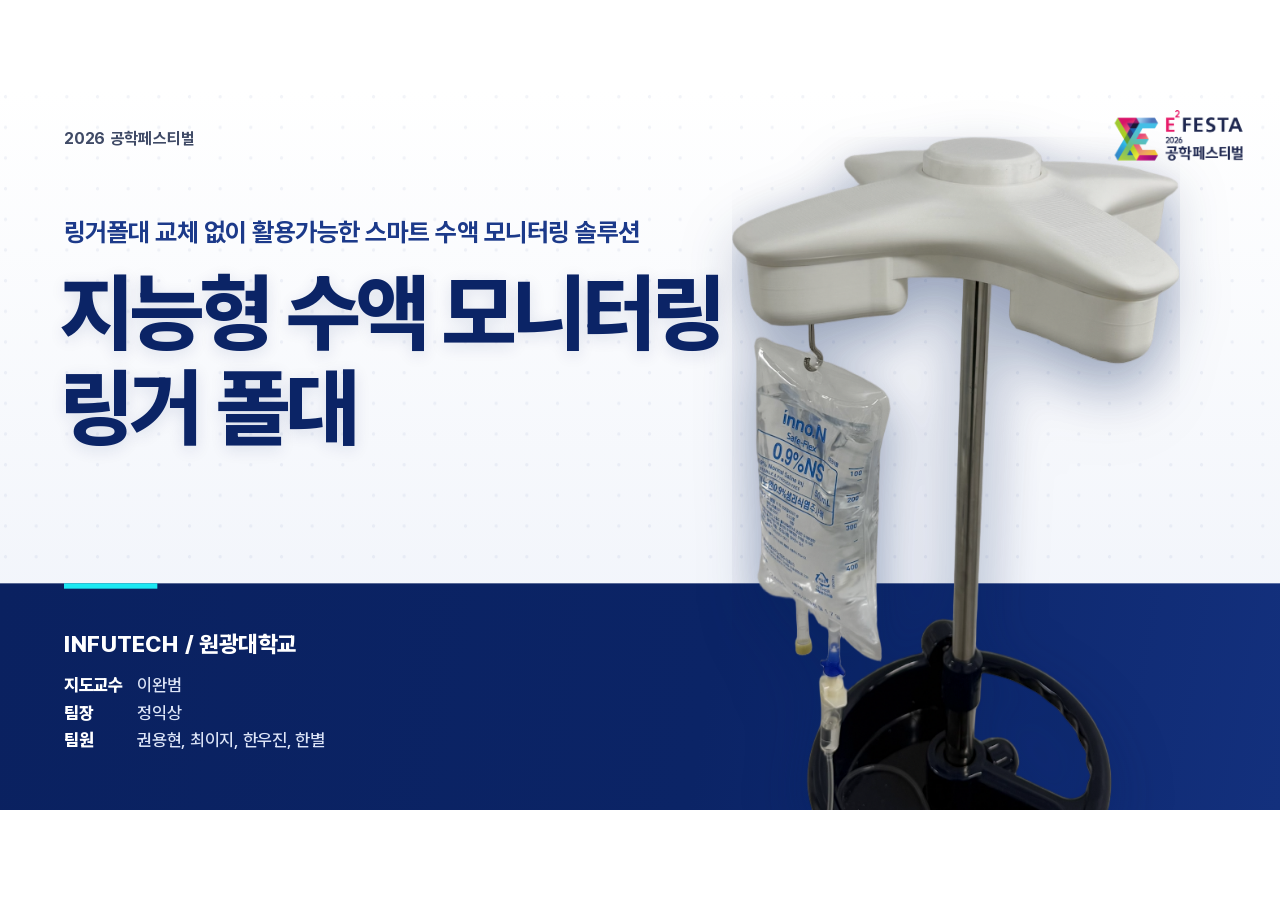
<file: festa/index.html>
<!doctype html>
<html lang="ko">
<head>
<meta charset="utf-8">
<meta name="viewport" content="width=device-width, initial-scale=1">
<title>INFUTECH — 지능형 수액 모니터링 링거 폴대 · 2026 공학페스티벌</title>
<meta name="description" content="링거폴대 교체 없이 활용가능한 스마트 수액 모니터링 솔루션 — INFUTECH / 원광대학교, 2026 공학페스티벌 발표 자료">
<meta name="pptx-title" content="INFUTECH — 지능형 수액 모니터링 링거 폴대">
<meta name="pptx-subject" content="2026 공학페스티벌 · 링거폴대 교체 없이 활용가능한 스마트 수액 모니터링 솔루션">
<meta name="pptx-author" content="INFUTECH">
<style>
@font-face { font-family: "Pretendard"; src: url("fonts/PretendardVariable.woff2") format("woff2-variations"); font-weight: 100 900; font-display: block; }
:root {
  --nv: #0B2466;      /* brand navy */
  --nv2: #1C3A8A;
  --nv3: #4A5E91;
  --nvl: #B9C1D6;
  --cy: #1CE8F2;      /* accent cyan (on navy) */
  --cyd: #0891B2;     /* accent cyan (on white) */
  --ink: #0F1A38;
  --ink2: #3F4A66;
  --mute: #6B7590;
  --line: #DCE2EE;
  --bg2: #F3F6FB;
  --rd: #E5484D;
}
* { box-sizing: border-box; }
html, body { margin: 0; height: 100%; background: #0B1330; overflow: hidden; }
body { font-family: "Pretendard", -apple-system, "Apple SD Gothic Neo", "Malgun Gothic", sans-serif; -webkit-font-smoothing: antialiased; word-break: keep-all; color: var(--ink); }
p, h1, h2, h3, ul, ol, figure { margin: 0; padding: 0; }
ul, ol { list-style: none; }
img { display: block; max-width: 100%; }
b { font-weight: 800; }

/* ---------- deck runtime ---------- */
.deck { position: fixed; inset: 0; }
.slide { position: absolute; inset: 0; visibility: hidden; background: #FFFFFF; }
.slide.on { visibility: visible; }
.frame { position: absolute; left: 50%; top: 50%; width: 1920px; height: 1080px; transform: translate(-50%, -50%) scale(var(--s, 1)); transform-origin: 50% 50%; overflow: hidden; background: #FFFFFF; }
.note { display: none; }

/* ---------- shared chrome ---------- */
.frame::before { content: ""; position: absolute; left: 0; right: 0; top: 0; height: 150px; background: radial-gradient(900px 160px at 70% 0%, rgba(28, 58, 138, .07), rgba(28, 58, 138, 0) 70%); pointer-events: none; }
.logo { position: absolute; top: 30px; right: 56px; height: 76px; width: auto; z-index: 5; }
.crumb { position: absolute; left: 96px; top: 48px; font-size: 21px; font-weight: 500; color: var(--mute); letter-spacing: -.01em; }
.crumb b { color: var(--nv); font-weight: 800; margin-right: 12px; }
.ttl { position: absolute; left: 96px; top: 112px; right: 340px; font-size: 54px; font-weight: 800; letter-spacing: -.035em; line-height: 1.2; color: var(--ink); }
.ttl em { font-style: normal; color: var(--nv2); }
.body { position: absolute; left: 96px; right: 96px; top: 222px; bottom: 76px; }
.src { position: absolute; left: 96px; right: 200px; bottom: 26px; font-size: 16px; font-weight: 500; color: #8A93AA; line-height: 1.4; }
.pg { position: absolute; right: 64px; bottom: 24px; font-size: 20px; font-weight: 700; color: #9AA3B9; font-variant-numeric: tabular-nums; }
.card { background: #FFFFFF; border: 1.5px solid var(--line); border-radius: 22px; box-shadow: 0 14px 36px rgba(14, 30, 80, .07); }
.ncard { background: var(--nv); color: #FFFFFF; border-radius: 22px; box-shadow: 0 16px 38px rgba(11, 36, 102, .28); }
.pill-o { display: block; text-align: center; line-height: 67px; height: 72px; border: 2.5px solid var(--nv); border-radius: 99px; font-size: 27px; font-weight: 700; color: var(--nv); background: #FFFFFF; }
.pill-n { display: block; text-align: center; line-height: 76px; height: 76px; border-radius: 99px; background: var(--nv); color: #FFFFFF; font-size: 28px; font-weight: 700; box-shadow: 0 14px 30px rgba(11, 36, 102, .25); }
.pill-n em, .ncard em { font-style: normal; color: var(--cy); }
.hd-n { display: flex; align-items: center; justify-content: center; height: 64px; border-radius: 14px; background: var(--nv); color: #FFFFFF; font-size: 26px; font-weight: 800; }

/* ---------- 1 · 19 cover / closing ---------- */
.cov { background: #FFFFFF; }
.cov .bgnet { position: absolute; inset: 0; background:
  radial-gradient(circle at 18% 22%, rgba(28, 58, 138, .06) 0 2px, transparent 3px) 0 0 / 46px 46px,
  linear-gradient(180deg, #FFFFFF 0%, #F2F5FB 72%); }
.cov .band { position: absolute; left: 0; right: 0; bottom: 0; height: 340px; background: linear-gradient(100deg, #0A2160 0%, #0B2466 55%, #13307D 100%); }
.cov .band::after { content: ""; position: absolute; left: 96px; top: 0; width: 140px; height: 8px; background: var(--cy); }
.cov .yr { position: absolute; left: 96px; top: 58px; font-size: 24px; font-weight: 700; color: var(--ink2); letter-spacing: .02em; }
.cov .sub { position: absolute; left: 96px; top: 190px; font-size: 38px; font-weight: 700; color: var(--nv2); letter-spacing: -.02em; }
.cov h1 { position: absolute; left: 90px; top: 262px; font-size: 128px; font-weight: 800; line-height: 1.12; letter-spacing: -.045em; color: var(--nv); }
.cov .prod { position: absolute; right: 150px; top: 70px; height: 1010px; width: auto; filter: drop-shadow(0 30px 40px rgba(10, 30, 80, .25)); z-index: 2; }
.cov .bandtxt { position: absolute; left: 96px; bottom: 64px; color: #FFFFFF; z-index: 3; }
.cov .org { font-size: 34px; font-weight: 800; letter-spacing: .01em; }
.cov .mem { margin-top: 26px; display: grid; grid-template-columns: auto 1fr; gap: 10px 22px; font-size: 26px; font-weight: 500; color: #DCE4F7; }
.cov .mem dt { font-weight: 800; color: #FFFFFF; }
.cov .mem dd { margin: 0; }
.end h1 { top: 330px; font-size: 150px; }
.end .sub { top: 176px; font-size: 40px; line-height: 1.45; color: var(--ink); font-weight: 700; }
.end .sub em { font-style: normal; color: var(--nv2); }
.end .bandtxt .org { font-size: 38px; }
.end .bandtxt p { margin-top: 14px; font-size: 26px; font-weight: 500; color: #DCE4F7; }

/* ---------- 2 nurse load ---------- */
.s2 { display: grid; grid-template-columns: 660px 1fr; gap: 36px; height: 560px; }
.s2 .ncard { display: flex; flex-direction: column; align-items: center; justify-content: center; gap: 4px; }
.s2 .k { font-size: 30px; font-weight: 700; color: #C9D3EE; }
.s2 .big { margin-top: 34px; font-size: 210px; font-weight: 800; letter-spacing: -.05em; line-height: 1; }
.s2 .big small { font-size: 76px; font-weight: 700; margin-left: 10px; letter-spacing: 0; }
.s2 .tag { margin-top: 18px; padding: 10px 30px; border-radius: 99px; background: var(--cy); color: var(--nv); font-size: 30px; font-weight: 800; }
.s2 .card { padding: 44px 52px; display: flex; flex-direction: column; }
.s2 .ch { font-size: 30px; font-weight: 800; color: var(--ink); }
.s2 .cs { margin-top: 6px; font-size: 21px; font-weight: 500; color: var(--mute); }
.s2 .bars { flex: 1; display: flex; flex-direction: column; justify-content: center; gap: 46px; }
.s2 .row { display: grid; grid-template-columns: 90px 1fr; align-items: center; gap: 20px; }
.s2 .row > span { font-size: 28px; font-weight: 800; color: var(--ink2); }
.s2 .bar { position: relative; height: 78px; }
.s2 .bar i { display: block; height: 100%; border-radius: 0 14px 14px 0; background: var(--nv); }
.s2 .bar.us i { background: var(--nvl); }
.s2 .bar b { position: absolute; top: 50%; transform: translateY(-50%); font-size: 40px; font-weight: 800; }
.s2 .bar:not(.us) b { right: 22px; color: #FFFFFF; }
.s2 .bar.us b { left: calc(13% + 20px); color: var(--nv3); }
.s2 .cf { padding-top: 22px; border-top: 1.5px solid var(--line); font-size: 23px; font-weight: 600; color: var(--ink2); }
.s2 .cf b { color: var(--nv2); }
.s2-q { margin-top: 40px; }

/* ---------- 3 safety ---------- */
.s3 { display: grid; grid-template-columns: 1fr 1fr; gap: 36px; height: 600px; }
.s3 .col { display: flex; flex-direction: column; gap: 18px; }
.s3 .card { flex: 1; padding: 30px 44px 26px; display: flex; flex-direction: column; }
.s3 .kk { text-align: center; font-size: 25px; font-weight: 700; color: var(--ink2); }
.s3 .vv { text-align: center; margin-top: 26px; font-size: 36px; font-weight: 600; color: var(--ink2); }
.s3 .vv b { font-size: 60px; color: var(--nv); letter-spacing: -.03em; margin: 0 6px; }
.s3 .hb { flex: 1; display: flex; flex-direction: column; justify-content: center; gap: 22px; margin-top: 14px; }
.s3 .hb .r { display: grid; grid-template-columns: 70px 1fr; align-items: center; gap: 16px; }
.s3 .hb .r > span { font-size: 26px; font-weight: 800; color: var(--ink2); }
.s3 .hb .b { position: relative; height: 46px; }
.s3 .hb i { display: block; height: 100%; width: calc(var(--w) * 1%); border-radius: 0 10px 10px 0; background: var(--nvl); }
.s3 .hb .r.k1 i { background: var(--nv); } .s3 .hb .r.k2 i { background: var(--nv3); }
.s3 .hb em { position: absolute; top: 50%; transform: translateY(-50%); left: calc(var(--w) * 1% + 14px); font-style: normal; font-size: 26px; font-weight: 800; color: var(--ink2); white-space: nowrap; }
.s3 .hb .r.k1 em { left: auto; right: 16px; color: #FFFFFF; }
.s3 .dn { flex: 1; display: grid; grid-template-columns: 300px 1fr; align-items: center; gap: 40px; margin-top: 10px; }
.s3 .dn svg { width: 300px; height: 300px; }
.s3 .lg { display: flex; flex-direction: column; gap: 12px; }
.s3 .lg p { display: grid; grid-template-columns: 22px 1fr auto; align-items: center; gap: 14px; font-size: 24px; font-weight: 600; color: var(--ink2); }
.s3 .lg p i { width: 22px; height: 22px; border-radius: 6px; }
.s3 .lg p b { font-weight: 800; color: var(--ink); font-variant-numeric: tabular-nums; }
.s3 .lg p.top { font-size: 28px; } .s3 .lg p.top b { color: var(--nv); font-size: 34px; }
.s3-q { margin-top: 30px; }

/* ---------- 4 gap ---------- */
.s4tl { height: 150px; padding: 26px 50px; display: grid; grid-template-columns: 280px 1fr; align-items: center; gap: 40px; }
.s4tl .k { font-size: 23px; font-weight: 700; color: var(--mute); }
.s4tl .v { margin-top: 0; line-height: 80px; font-size: 30px; font-weight: 700; color: var(--ink2); }
.s4tl .v b { font-size: 62px; color: var(--nv); letter-spacing: -.03em; margin: 0 4px; }
.s4tl svg { width: 100%; height: 96px; }
.s4c { margin-top: 26px; display: grid; grid-template-columns: 1fr 44px 1fr 44px 1fr 44px 1fr; align-items: stretch; height: 448px; }
.s4c .ar { align-self: center; justify-self: center; font-size: 40px; font-weight: 900; color: var(--nv3); }
.s4c .card, .s4c .ncard { display: flex; flex-direction: column; padding: 22px 24px 24px; gap: 14px; }
.s4c .no { font-size: 20px; font-weight: 800; color: var(--nv2); letter-spacing: .02em; }
.s4c .ncard .no { color: var(--cy); }
.s4c .ph { height: 150px; margin-bottom: 30px; border-radius: 14px; overflow: hidden; background: var(--bg2); }
.s4c .ph img { width: 100%; height: 100%; object-fit: cover; }
.s4c .ph3 { display: grid; grid-template-columns: repeat(3, 1fr); gap: 8px; }
.s4c .ph3 figure { display: flex; flex-direction: column; gap: 6px; margin: 0; }
.s4c .ph3 img { display: block; width: 100%; height: 150px; object-fit: cover; border-radius: 12px; }
.s4c .ph3 figure:nth-child(3) img { object-position: 62% 50%; }
.s4c .ph3 figcaption { padding: 3px 0; border-radius: 8px; text-align: center; background: rgba(11, 36, 102, .88); color: #FFFFFF; font-size: 15px; font-weight: 700; }
.s4c h3 { font-size: 30px; font-weight: 800; color: var(--nv); letter-spacing: -.02em; }
.s4c .ncard h3 { color: #FFFFFF; }
.s4c p.d { font-size: 21px; font-weight: 500; line-height: 1.5; color: var(--ink2); }
.s4c .ncard p.d { color: #D7DFF3; }
.s4c .ncard p.d em { font-style: normal; color: var(--cy); font-weight: 800; }
.s4-q { margin-top: 28px; }
.s4-n { margin-top: 12px; text-align: right; font-size: 17px; color: #8A93AA; font-weight: 500; }

/* ---------- 5 dark statement ---------- */
.dark .frame { background: #0B1330; }
.dark .frame::before { display: none; }
.dark .bgimg { position: absolute; inset: 0; width: 100%; height: 100%; object-fit: cover; object-position: 70% 40%; }
.dark .shade { position: absolute; inset: 0; background: linear-gradient(90deg, rgba(8, 14, 34, .96) 0%, rgba(8, 14, 34, .88) 38%, rgba(8, 14, 34, .25) 70%, rgba(8, 14, 34, .05) 100%); }
.dark .crumb { color: rgba(255, 255, 255, .7); }
.dark .crumb b { color: #FFFFFF; }
.dark .st { position: absolute; left: 96px; top: 300px; width: 900px; }
.dark .st::before { content: ""; display: block; width: 72px; height: 6px; background: var(--cy); margin-bottom: 52px; }
.dark .st h2 { font-size: 66px; font-weight: 800; line-height: 1.38; letter-spacing: -.035em; color: #FFFFFF; }
.dark .st h2 em { font-style: normal; color: var(--cy); }
.dark .st p { margin-top: 44px; font-size: 26px; font-weight: 800; letter-spacing: .08em; color: rgba(255, 255, 255, .8); }

/* ---------- 6 interview ---------- */
.s6sub { position: absolute; left: 96px; top: 186px; font-size: 25px; font-weight: 500; color: var(--ink2); }
.s6sub b { color: var(--nv2); }
.s6 { position: absolute; left: 96px; right: 96px; top: 262px; bottom: 90px; display: grid; grid-template-columns: 920px 1fr; gap: 48px; align-items: center; }
.s6 .ph { aspect-ratio: 629 / 468; border-radius: 22px; overflow: hidden; box-shadow: 0 18px 40px rgba(14, 30, 80, .16); }
.s6 .ph img { width: 100%; height: 100%; object-fit: cover; }
.s6 .fl { display: flex; flex-direction: column; justify-content: center; gap: 12px; }
.s6 .fl .t { font-size: 25px; font-weight: 600; color: var(--ink2); text-align: center; line-height: 1.5; }
.s6 .fl .dn { text-align: center; font-size: 34px; color: var(--nv3); font-weight: 900; line-height: 1; }
.s6 .fl .q { padding: 30px 32px; border-radius: 18px; background: var(--nv); color: #FFFFFF; text-align: center; font-size: 31px; font-weight: 800; letter-spacing: -.02em; box-shadow: 0 14px 30px rgba(11, 36, 102, .25); }
.s6 .fl .m { padding: 22px 28px; border-radius: 16px; background: var(--bg2); border: 1.5px solid var(--line); }

/* ---------- 7 survey ---------- */
.s7 { display: grid; grid-template-columns: 1fr 640px; gap: 60px; height: 700px; align-items: center; }
.s7 .bars { display: flex; flex-direction: column; gap: 34px; }
.s7 .bars li { display: grid; grid-template-columns: 1fr; gap: 10px; }
.s7 .bars span { font-size: 27px; font-weight: 700; color: var(--ink2); }
.s7 .bars div { display: flex; align-items: center; gap: 18px; }
.s7 .bars i { display: block; height: 58px; width: calc(var(--w) * 1.6%); min-width: 40px; border-radius: 0 14px 14px 0; background: linear-gradient(90deg, #5E73A8, var(--nv)); }
.s7 .bars li.top i { background: linear-gradient(90deg, var(--nv2), var(--nv)); }
.s7 .bars b { font-size: 44px; font-weight: 800; color: var(--nv); letter-spacing: -.02em; }
.s7 .bars b small { font-size: 26px; margin-left: 2px; }
.s7 .bars li:not(.top) b { color: var(--nv3); font-size: 38px; }
.s7 .circ { width: 600px; height: 600px; border-radius: 50%; background: var(--nv); box-shadow: 0 0 0 18px #E3E8F4, 0 26px 50px rgba(11, 36, 102, .3); display: flex; flex-direction: column; align-items: center; justify-content: center; text-align: center; color: #FFFFFF; padding: 0 80px; position: relative; }
.s7 .circ .qm { position: absolute; top: 120px; left: 96px; font-size: 90px; line-height: 1; color: rgba(255, 255, 255, .25); font-weight: 900; }
.s7 .circ p { font-size: 34px; font-weight: 700; line-height: 1.45; letter-spacing: -.02em; }
.s7 .circ p em { font-style: normal; color: var(--cy); }
.s7 .circ b { margin-top: 20px; font-size: 128px; font-weight: 800; color: var(--cy); letter-spacing: -.04em; line-height: 1; }
.s7 .circ b small { font-size: 60px; }
.s7 .cap { margin-bottom: 6px; font-size: 22px; font-weight: 700; color: var(--mute); }

/* ---------- 8 limits ---------- */
.s8 { display: grid; grid-template-columns: 1fr 1fr; gap: 36px; height: 560px; }
.s8 .col { display: flex; flex-direction: column; gap: 18px; }
.s8 .it { display: grid; grid-template-columns: 72px 1fr; align-items: center; gap: 22px; padding: 22px 28px; border-radius: 18px; background: var(--bg2); }
.s8 .it img { width: 64px; height: 64px; object-fit: contain; }
.s8 .it b { display: block; font-size: 28px; font-weight: 800; color: var(--ink); letter-spacing: -.02em; }
.s8 .it span { display: block; margin-top: 4px; font-size: 21px; font-weight: 500; color: var(--ink2); }
.s8 .res { margin-top: auto; text-align: center; font-size: 27px; font-weight: 800; color: var(--nv2); }
.s8 .two { display: grid; grid-template-columns: 300px 1fr; gap: 18px; flex: 1; }
.s8 .two figure { display: flex; flex-direction: column; gap: 10px; }
.s8 .two figure div { flex: 1; border-radius: 16px; overflow: hidden; }
.s8 .two figure img { width: 100%; height: 100%; object-fit: cover; object-position: 50% 50%; }
.s8 .two figcaption { font-size: 18px; font-weight: 600; color: var(--mute); line-height: 1.4; }
.s8 .two .its { display: flex; flex-direction: column; gap: 18px; }
.s8 .two .it { flex: 1; }
.s8 .col1 .it { flex: 1; }
.s8-q { margin-top: 36px; }

/* ---------- 9 product ---------- */
.s9 { position: absolute; left: 96px; right: 96px; top: 222px; bottom: 76px; border-radius: 26px; overflow: hidden; background: #0B1330; box-shadow: 0 22px 50px rgba(14, 30, 80, .22); }
.s9 video { width: 100%; height: 100%; object-fit: contain; display: block; background: #0B1330; }

/* ---------- 10 pcb ---------- */
.s10 { display: grid; grid-template-columns: 1fr 1fr; gap: 36px; height: 560px; }
.s10 figure { display: flex; flex-direction: column; padding: 22px; }
.s10 figure div { flex: 1; border-radius: 14px; overflow: hidden; background: #0E1222; display: grid; place-items: center; }
.s10 figure.lt div { background: var(--bg2); }
.s10 figure img { width: 100%; height: 100%; object-fit: contain; }
.s10 figcaption { margin-top: 16px; text-align: center; font-size: 26px; font-weight: 800; color: var(--ink); }
.s10b { margin-top: 30px; height: 130px; display: grid; grid-template-columns: 1fr 1fr 1fr; border-radius: 22px; background: var(--nv); overflow: hidden; box-shadow: 0 16px 34px rgba(11, 36, 102, .26); }
.s10b div { display: flex; flex-direction: column; justify-content: center; align-items: center; gap: 6px; color: #FFFFFF; text-align: center; }
.s10b div + div { border-left: 1.5px solid rgba(255, 255, 255, .18); }
.s10b span { font-size: 21px; font-weight: 600; color: #BFCBEA; }
.s10b b { font-size: 29px; font-weight: 800; }
.s10b div.hi { background: var(--nv2); }
.s10b div.hi b { color: var(--cy); }

/* ---------- 11 ai ---------- */
.s11t { display: grid; grid-template-columns: 1fr 1fr; gap: 36px; }
.s11t div { padding: 26px 34px; border-radius: 18px; background: var(--nv); color: #FFFFFF; font-size: 26px; font-weight: 700; line-height: 1.5; text-align: center; box-shadow: 0 14px 30px rgba(11, 36, 102, .22); }
.s11t div em { font-style: normal; color: var(--cy); }
.s11m { margin-top: 30px; display: grid; grid-template-columns: 1fr 1fr; gap: 36px; }
.s11m p { display: flex; align-items: center; justify-content: center; gap: 12px; font-size: 27px; font-weight: 800; color: var(--nv); }
.s11m p::before { content: ""; width: 10px; height: 10px; border-radius: 50%; background: var(--cyd); }
.s11c { margin-top: 20px; height: 470px; padding: 26px 30px; display: grid; place-items: center; }
.s11c img { width: 100%; height: 100%; object-fit: contain; }

/* ---------- 12 test ---------- */
.s12 { display: grid; grid-template-columns: 560px 1fr; gap: 50px; height: 760px; margin-top: -10px; }
.s12 .pp { padding: 18px; display: grid; place-items: center; background: var(--bg2); }
.s12 .pp img { width: 100%; height: 100%; object-fit: contain; }
.s12 .rt { display: flex; flex-direction: column; gap: 30px; }
.s12 .sc { display: grid; grid-template-columns: 1fr 70px 300px; align-items: center; gap: 10px; padding: 30px 34px; }
.s12 .chips { display: flex; flex-direction: column; gap: 16px; }
.s12 .chips span { display: block; padding: 14px 24px; border-radius: 99px; border: 2px solid var(--nv2); color: var(--nv2); background: #EEF2FB; font-size: 25px; font-weight: 800; text-align: center; }
.s12 .ar { text-align: center; font-size: 42px; font-weight: 900; color: var(--nv3); }
.s12 .mt { text-align: center; font-size: 38px; font-weight: 800; line-height: 1.35; color: var(--nv); }
.s12 .rs { flex: 1; display: grid; grid-template-columns: 1fr 300px; gap: 30px; align-items: center; }
.s12 .rs ul { display: flex; flex-direction: column; gap: 18px; }
.s12 .rs li { padding: 22px 30px; border-radius: 18px; background: #FFFFFF; border: 1.5px solid var(--line); box-shadow: 0 10px 26px rgba(14, 30, 80, .06); font-size: 26px; font-weight: 700; color: var(--ink); line-height: 1.45; }
.s12 .rs li b { color: var(--nv2); }
.s12 .rs li.nv { background: var(--nv); color: #FFFFFF; border-color: var(--nv); }
.s12 .rs li.nv b { color: var(--cy); }
.s12 .ok { width: 290px; height: 290px; border-radius: 50%; background: var(--nv); box-shadow: 0 0 0 16px #E3E8F4, 0 20px 40px rgba(11, 36, 102, .3); display: grid; place-items: center; text-align: center; color: #FFFFFF; font-size: 42px; font-weight: 800; line-height: 1.35; }

/* ---------- 13 academic ---------- */
.s13 { display: grid; grid-template-columns: 1fr 1.25fr; gap: 36px; height: 770px; margin-top: -10px; }
.s13 .tg { align-self: flex-start; padding: 8px 18px; border-radius: 10px; background: var(--nv); color: #FFFFFF; font-size: 21px; font-weight: 800; }
.s13 .l { display: flex; flex-direction: column; gap: 20px; padding: 28px; }
.s13 .l .ph { flex: 1; border-radius: 16px; overflow: hidden; }
.s13 .l .ph img { width: 100%; height: 100%; object-fit: cover; object-position: 50% 40%; }
.s13 .l .k { font-size: 21px; font-weight: 600; color: var(--mute); }
.s13 .l h3 { font-size: 36px; font-weight: 800; color: var(--ink); letter-spacing: -.02em; }
.s13 .l .d { font-size: 22px; font-weight: 600; color: var(--ink2); }
.s13 .r { display: flex; flex-direction: column; gap: 18px; padding: 28px 30px; }
.s13 .r .tg { background: var(--cy); color: var(--nv); }
.s13 .r .hh { display: block; font-size: 26px; font-weight: 800; }
.s13 .r .hh .tg { display: inline-block; margin-right: 16px; vertical-align: 2px; }
.s13 .r .hh b { color: var(--cy); }
.s13 .aw { flex: 1; display: grid; grid-template-columns: 240px 1fr; gap: 26px; align-items: center; padding: 18px; border-radius: 18px; background: #FFFFFF; color: var(--ink); }
.s13 .aw .im { position: relative; height: 210px; border-radius: 10px; overflow: hidden; background: var(--bg2); }
.s13 .aw .im img { position: absolute; inset: 6px; width: calc(100% - 12px); height: calc(100% - 12px); max-width: none; object-fit: contain; }
.s13 .aw .k { display: inline-block; padding: 4px 12px; border-radius: 8px; background: #EEF2FB; color: var(--nv2); font-size: 17px; font-weight: 800; }
.s13 .aw h4 { margin: 8px 0 6px; font-size: 32px; font-weight: 800; color: var(--nv); letter-spacing: -.02em; }
.s13 .aw p { font-size: 19px; font-weight: 600; color: var(--ink2); line-height: 1.45; }
.s13 .aw p.m { margin-top: 6px; font-size: 17px; font-weight: 600; color: var(--mute); }
.s13 .ch { display: grid; grid-template-columns: 1fr 1fr; gap: 16px; }
.s13 .ch div { display: grid; grid-template-columns: 50px 1fr; align-items: center; gap: 14px; padding: 14px 18px; border-radius: 14px; border: 1.5px solid rgba(255, 255, 255, .3); background: rgba(255, 255, 255, .08); }
.s13 .ch i { display: grid; place-items: center; width: 50px; height: 50px; border-radius: 50%; background: #FFFFFF; color: var(--nv); font-style: normal; font-size: 24px; font-weight: 900; }
.s13 .ch b { display: block; font-size: 23px; font-weight: 800; }
.s13 .ch span { display: block; font-size: 17px; font-weight: 600; color: #C9D3EE; }

/* ---------- 14 market ---------- */
.s14 { display: grid; grid-template-columns: 640px 1fr 500px; gap: 34px; height: 700px; margin-top: -10px; }
.s14 .tsm { position: relative; }
.s14 .tsm .c { position: absolute; left: 50%; bottom: 0; transform: translateX(-50%); border-radius: 50%; display: flex; flex-direction: column; align-items: center; text-align: center; color: #FFFFFF; }
.s14 .tsm .t { width: 640px; height: 640px; background: #D8DEEC; color: var(--nv); padding-top: 22px; }
.s14 .tsm .s { width: 440px; height: 440px; background: var(--nv3); padding-top: 26px; }
.s14 .tsm .o { width: 250px; height: 250px; background: var(--nv); padding-top: 36px; box-shadow: 0 16px 34px rgba(11, 36, 102, .35); }
.s14 .tsm .lb { font-size: 34px; font-weight: 900; letter-spacing: .02em; }
.s14 .tsm .ds { font-size: 20px; font-weight: 700; opacity: .85; margin-top: 8px; }
.s14 .tsm .vl { font-size: 24px; font-weight: 700; margin-top: 16px; }
.s14 .tsm .vl b { font-size: 46px; font-weight: 800; letter-spacing: -.03em; margin: 0 4px; }
.s14 .gr { display: flex; flex-direction: column; padding: 34px 36px 28px; }
.s14 .gr .h { font-size: 24px; font-weight: 800; color: var(--ink); }
.s14 .gr .cagr { margin-top: 18px; display: inline-block; align-self: flex-start; padding: 10px 20px; border-radius: 12px; background: #EEF2FB; color: var(--nv2); font-size: 22px; font-weight: 700; }
.s14 .gr .cagr b { font-size: 40px; color: var(--nv); margin: 0 8px; }
.s14 .gr .cols { flex: 1; display: flex; align-items: flex-end; justify-content: space-around; gap: 30px; padding-top: 20px; border-bottom: 2px solid var(--line); }
.s14 .gr .cols div { display: flex; flex-direction: column; align-items: center; gap: 10px; }
.s14 .gr .cols i { display: block; width: 150px; border-radius: 12px 12px 0 0; background: var(--nvl); }
.s14 .gr .cols .b2 i { background: var(--nv); }
.s14 .gr .cols b { font-size: 34px; font-weight: 800; color: var(--nv3); letter-spacing: -.02em; }
.s14 .gr .cols .b2 b { color: var(--nv); font-size: 40px; }
.s14 .gr .yr { display: flex; justify-content: space-around; margin-top: 12px; font-size: 24px; font-weight: 800; color: var(--ink2); }
.s14 .rt { display: flex; flex-direction: column; gap: 16px; }
.s14 .rt .a { padding: 30px; text-align: center; font-size: 26px; font-weight: 600; line-height: 1.55; color: var(--ink2); }
.s14 .rt .a b { color: var(--nv); }
.s14 .rt .dn { text-align: center; font-size: 36px; font-weight: 900; color: var(--nv3); line-height: 1; }
.s14 .rt .ncard { flex: 1; display: flex; flex-direction: column; align-items: center; justify-content: center; text-align: center; gap: 10px; padding: 26px; }
.s14 .rt .ncard .k { font-size: 24px; font-weight: 700; color: #C9D3EE; }
.s14 .rt .ncard .v { font-size: 30px; font-weight: 700; }
.s14 .rt .ncard .v b { display: block; font-size: 52px; font-weight: 800; color: var(--cy); letter-spacing: -.03em; line-height: 1.15; }
.s14 .rt .ncard .f { font-size: 38px; font-weight: 800; }

/* ---------- 15 bm ---------- */
.s15t { display: grid; grid-template-columns: 560px 80px 1fr; align-items: center; height: 120px; }
.s15t .o { height: 100%; display: flex; flex-direction: column; align-items: center; justify-content: center; gap: 4px; border-radius: 18px; border: 2px dashed #B6C0D8; background: var(--bg2); }
.s15t .o span { font-size: 20px; font-weight: 700; color: var(--mute); }
.s15t .o b { font-size: 30px; font-weight: 800; color: var(--ink2); }
.s15t .ar { text-align: center; font-size: 46px; font-weight: 900; color: var(--nv); }
.s15t .n { height: 100%; display: flex; flex-direction: column; align-items: center; justify-content: center; gap: 4px; border-radius: 18px; background: var(--nv); color: #FFFFFF; box-shadow: 0 14px 30px rgba(11, 36, 102, .25); }
.s15t .n span { font-size: 20px; font-weight: 800; letter-spacing: .08em; color: #BFCBEA; }
.s15t .n b { font-size: 32px; font-weight: 800; }
.s15t .n b em { font-style: normal; color: var(--cy); }
.s15c { margin-top: 28px; display: grid; grid-template-columns: repeat(3, 1fr); gap: 30px; height: 400px; }
.s15c .card { overflow: hidden; display: flex; flex-direction: column; }
.s15c .h { display: grid; grid-template-columns: 58px 1fr auto; align-items: center; gap: 14px; padding: 20px 24px; background: var(--nv); color: #FFFFFF; }
.s15c .c3 .h { background: var(--nv3); }
.s15c .h img { width: 58px; height: 58px; border-radius: 10px; }
.s15c .h b { font-size: 27px; font-weight: 800; }
.s15c .h span { padding: 4px 12px; border-radius: 99px; background: var(--cy); color: var(--nv); font-size: 18px; font-weight: 800; }
.s15c .bd { flex: 1; padding: 26px 30px; display: flex; flex-direction: column; gap: 14px; }
.s15c .bd .k { font-size: 28px; font-weight: 800; color: var(--nv2); }
.s15c .bd { justify-content: center; gap: 18px; }
.s15c .bd li { position: relative; padding-left: 22px; font-size: 26px; font-weight: 600; color: var(--ink2); line-height: 1.4; }
.s15c .bd li::before { content: ""; position: absolute; left: 0; top: 13px; width: 9px; height: 9px; border-radius: 50%; background: var(--nv3); }
.s15-q { margin-top: 30px; }

/* ---------- 16 unit ---------- */
.s16 { display: grid; grid-template-columns: 1fr 1fr; gap: 40px; height: 760px; margin-top: -10px; }
.s16 .l { display: flex; flex-direction: column; padding: 30px 36px; }
.s16 .l .k { font-size: 26px; font-weight: 800; color: var(--ink); }
.s16 .l .ls { flex: 1; display: flex; flex-direction: column; justify-content: space-around; margin-top: 10px; }
.s16 .l .cs { display: grid; grid-template-columns: 8px 1fr; gap: 20px; padding: 18px 22px; border-radius: 14px; background: var(--bg2); }
.s16 .l .cs i { border-radius: 4px; background: var(--nv); }
.s16 .l .cs:nth-of-type(2) i { background: var(--nv3); } .s16 .l .cs:nth-of-type(3) i { background: var(--nvl); }
.s16 .l .cs b { display: block; font-size: 28px; font-weight: 800; color: var(--ink); }
.s16 .l .cs span { display: block; margin-top: 4px; font-size: 20px; font-weight: 600; color: var(--ink2); }
.s16 .l .pl { text-align: center; font-size: 34px; font-weight: 900; color: var(--nv3); line-height: 1; }
.s16 .l .sum { margin-top: 18px; height: 96px; display: flex; align-items: center; justify-content: center; gap: 16px; border-radius: 16px; background: var(--nv); color: #FFFFFF; font-size: 28px; font-weight: 700; }
.s16 .l .sum b { font-size: 46px; font-weight: 800; color: var(--cy); }
.s16 .r { display: flex; flex-direction: column; gap: 28px; }
.s16 .mg { display: grid; grid-template-columns: 260px 1fr; align-items: center; gap: 36px; padding: 30px 40px; }
.s16 .mg svg { width: 260px; height: 260px; }
.s16 .mg .t { font-size: 24px; font-weight: 600; color: var(--mute); }
.s16 .mg .v { margin-top: 10px; font-size: 32px; font-weight: 700; color: var(--ink2); }
.s16 .mg .v b { font-size: 50px; color: var(--nv); letter-spacing: -.02em; }
.s16 .sb { flex: 1; padding: 30px 40px; display: flex; flex-direction: column; gap: 14px; }
.s16 .sb .k { font-size: 28px; font-weight: 800; color: var(--ink); }
.s16 .sb li { position: relative; padding-left: 24px; font-size: 24px; font-weight: 600; color: var(--ink2); line-height: 1.45; }
.s16 .sb li::before { content: ""; position: absolute; left: 0; top: 14px; width: 10px; height: 10px; border-radius: 50%; background: var(--nv); }
.s16 .sb li b { color: var(--nv2); }
.s16 .sb .ft { margin-top: auto; font-size: 18px; font-weight: 600; color: var(--mute); }

/* ---------- 17 impact ---------- */
.s17 { display: grid; grid-template-columns: repeat(3, 1fr); gap: 34px; height: 740px; margin-top: -6px; }
.s17 .c { display: flex; flex-direction: column; overflow: hidden; position: relative; }
.s17 .c .ph { height: 330px; overflow: hidden; }
.s17 .c .ph img { width: 100%; height: 100%; object-fit: cover; }
.s17 .c .no { position: absolute; left: 30px; top: 300px; display: grid; place-items: center; width: 64px; height: 64px; border-radius: 50%; background: var(--nv); color: #FFFFFF; font-size: 26px; font-weight: 800; box-shadow: 0 0 0 6px #FFFFFF; }
.s17 .c .tx { flex: 1; padding: 50px 34px 30px; display: flex; flex-direction: column; gap: 12px; }
.s17 .c .k { font-size: 22px; font-weight: 700; color: var(--mute); }
.s17 .c h3 { font-size: 38px; font-weight: 800; color: var(--ink); letter-spacing: -.03em; line-height: 1.25; }
.s17 .c h3::after { content: ""; display: block; width: 52px; height: 4px; margin-top: 18px; background: var(--nv); }
.s17 .c p { font-size: 23px; font-weight: 500; color: var(--ink2); line-height: 1.6; }
.s17 .c.nv { background: var(--nv); border-color: var(--nv); }
.s17 .c.nv .ph { background: radial-gradient(circle at 50% 60%, #17388F, #0B2466 70%); }
.s17 .c.nv .ph img { object-fit: contain; opacity: .9; }
.s17 .c.nv .no { background: var(--cy); color: var(--nv); box-shadow: 0 0 0 6px var(--nv); }
.s17 .c.nv .k { color: #BFCBEA; }
.s17 .c.nv h3 { color: #FFFFFF; }
.s17 .c.nv h3::after { background: var(--cy); }
.s17 .c.nv p { color: #D7DFF3; }

/* ---------- 18 team ---------- */
.s18l { position: absolute; left: 96px; right: 96px; top: 170px; height: 330px; display: grid; grid-template-columns: 330px 1fr 620px; align-items: center; gap: 50px; padding: 0 56px 0 30px; border-radius: 180px 30px 30px 180px; background: var(--nv); color: #FFFFFF; box-shadow: 0 20px 44px rgba(11, 36, 102, .3); }
.s18l .ph { width: 290px; height: 290px; border-radius: 50%; overflow: hidden; box-shadow: 0 0 0 10px rgba(255, 255, 255, .9); }
.s18l .ph img { width: 100%; height: 100%; object-fit: cover; }
.s18l .k { font-size: 30px; font-weight: 700; color: #BFCBEA; }
.s18l h3 { margin-top: 6px; font-size: 76px; font-weight: 800; letter-spacing: -.02em; }
.s18l .rl { margin-top: 20px; padding-top: 20px; border-top: 2px solid rgba(255, 255, 255, .3); font-size: 28px; font-weight: 800; letter-spacing: .06em; color: var(--cy); }
.s18l ul { display: flex; flex-direction: column; gap: 16px; }
.s18l li { padding: 18px 26px; border-radius: 14px; background: #FFFFFF; color: var(--nv); font-size: 26px; font-weight: 800; letter-spacing: -.01em; }
.s18m { position: absolute; left: 160px; right: 160px; top: 560px; display: grid; grid-template-columns: repeat(4, 1fr); gap: 40px; }
.s18m li { display: flex; flex-direction: column; align-items: center; text-align: center; }
.s18m .ph { width: 220px; height: 220px; border-radius: 50%; overflow: hidden; box-shadow: 0 0 0 8px #E3E8F4, 0 14px 30px rgba(14, 30, 80, .18); }
.s18m .ph img { width: 100%; height: 100%; object-fit: cover; }
.s18m .r { margin-top: 26px; font-size: 22px; font-weight: 800; color: var(--nv2); letter-spacing: .04em; }
.s18m b { margin-top: 4px; font-size: 40px; font-weight: 800; color: var(--ink); }
.s18m span { margin-top: 6px; font-size: 21px; font-weight: 600; color: var(--ink2); }
/* v2: impact · new slides */
.ttl::before { content: ""; position: absolute; left: -32px; top: 10px; width: 10px; height: 48px; border-radius: 5px; background: linear-gradient(180deg, var(--cy), var(--nv2)); }
.crumb b { padding: 4px 12px; border-radius: 8px; background: #EEF2FB; }
.dark .crumb b { background: rgba(255, 255, 255, .14); }
.cov h1 { color: var(--nv); text-shadow: 0 6px 24px rgba(11, 36, 102, .12); }
.bmc { height: 100%; padding: 26px 30px; display: flex; align-items: center; }
.bmc .bmsvg { width: 100%; height: auto; display: block; }
.sdl { display: grid; grid-template-columns: .9fr 1.08fr .92fr; gap: 30px; height: 772px; margin-top: -14px; }
.sdl .hero { display: flex; flex-direction: column; justify-content: center; padding: 50px 48px; background: radial-gradient(120% 90% at 0% 0%, #1C3A8A 0%, #0B2466 60%); }
.sdl .hero .k { font-size: 25px; font-weight: 700; color: #BFCBEA; }
.sdl .hero .t { margin-top: 18px; font-size: 44px; font-weight: 800; letter-spacing: -.02em; }
.sdl .hero .big { margin-top: 26px; white-space: nowrap; font-size: 104px; font-weight: 900; letter-spacing: -.045em; line-height: 1; color: var(--cy); }
.sdl .hero .big small { font-size: 46px; font-weight: 800; margin-left: 8px; letter-spacing: 0; }
.sdl .hero .d { margin-top: 34px; padding-top: 26px; border-top: 2px solid rgba(255, 255, 255, .2); font-size: 22px; font-weight: 600; line-height: 1.55; color: #DCE4F7; }
.sdl .doc { display: flex; flex-direction: column; padding: 14px; }
.sdl .doc div { position: relative; flex: 1; min-height: 0; border-radius: 10px; overflow: hidden; background: #FFFFFF; box-shadow: inset 0 0 0 1.5px var(--line); }
.sdl .doc img { position: absolute; inset: 0; width: 100%; height: 100%; max-width: none; object-fit: contain; }
.sdl .doc figcaption { margin-top: 14px; text-align: center; font-size: 21px; font-weight: 800; color: var(--ink2); }
.sdl .side { display: flex; flex-direction: column; gap: 28px; }
.sdl .side .card { flex: 1; display: grid; align-items: center; gap: 24px; padding: 24px 28px; }
.sdl .loi { grid-template-columns: 1fr; align-content: center; }
.sdl .loi .ph { height: 230px; border-radius: 16px; overflow: hidden; }
.sdl .loi .ph img { width: 100%; height: 100%; object-fit: cover; }
.sdl .pat { grid-template-columns: 110px 1fr; background: #F7F9FD; }
.sdl .pat i { display: grid; place-items: center; width: 110px; height: 110px; border-radius: 50%; background: var(--nv); color: var(--cy); font-style: normal; font-size: 56px; font-weight: 900; box-shadow: 0 0 0 10px #E3E8F4; }
.sdl .tg { display: inline-block; padding: 5px 14px; border-radius: 8px; background: var(--nv); color: #FFFFFF; font-size: 18px; font-weight: 800; }
.sdl .side b { display: block; margin-top: 12px; font-size: 32px; font-weight: 800; color: var(--ink); letter-spacing: -.02em; }
.sdl .side p { margin-top: 8px; font-size: 22px; font-weight: 600; color: var(--ink2); line-height: 1.5; }
.s18l { top: 160px; height: 300px; }
.s18l .ph { width: 260px; height: 260px; }
.s18l h3 { font-size: 70px; }
.s18g { position: absolute; left: 96px; right: 96px; top: 500px; bottom: 70px; display: grid; grid-template-columns: 3fr 2fr; gap: 32px; }
.s18g .grp { display: flex; flex-direction: column; padding: 22px 30px 26px; border-radius: 26px; background: #F3F6FB; border: 1.5px solid var(--line); }
.s18g .grp.cli { background: #EDF8F2; border-color: #C9EBD8; }
.s18g .gh { display: flex; align-items: center; gap: 16px; font-size: 22px; font-weight: 600; color: var(--ink2); }
.s18g .gh b { padding: 6px 18px; border-radius: 99px; background: var(--nv); color: #FFFFFF; font-size: 26px; font-weight: 800; }
.s18g .cli .gh b { background: #1F9D63; }
.s18g ul { flex: 1; display: grid; grid-auto-flow: column; grid-auto-columns: 1fr; align-items: center; }
.s18g li { display: flex; flex-direction: column; align-items: center; text-align: center; }
.s18g .ph { width: 190px; height: 190px; border-radius: 50%; overflow: hidden; box-shadow: 0 0 0 7px #FFFFFF, 0 12px 28px rgba(14, 30, 80, .16); }
.s18g .ph img { width: 100%; height: 100%; object-fit: cover; }
.s18g .co .ph img { object-position: 27% 50%; }
.s18g .r { margin-top: 18px; font-size: 20px; font-weight: 800; color: var(--nv2); letter-spacing: .04em; }
.s18g .cli .r { color: #1F9D63; }
.s18g li b { margin-top: 2px; font-size: 36px; font-weight: 800; color: var(--ink); }
.s18g li span { margin-top: 4px; font-size: 20px; font-weight: 600; color: var(--ink2); }
.s18g li.co b { font-size: 30px; }
.s8 .col { min-height: 0; }
.s8 .two { min-height: 0; grid-template-columns: 260px 1fr; }
.s8 .two figure { min-height: 0; }
.s8 .two figure div { min-height: 0; }
.s8 .col1 .two figure img { object-position: 50% 30%; }
/* merged bm + cost */
.bc { display: flex; flex-direction: column; gap: 20px; top: 214px; bottom: 70px; }
.bcd { flex: none; padding: 10px 14px 4px; }
.bcd .bmsvg { display: block; width: 100%; height: auto; }
/* s-deal: hero + agreement full text */
.sdl2 { position: absolute; left: 0; right: 0; top: -22px; bottom: -20px; height: auto; margin: 0; display: grid; grid-template-columns: 1fr auto auto; gap: 24px; }
.sdl2 .hero { padding: 44px 40px; }
.sdl2 .hero .big { font-size: 100px; }
.sdl2 .pgx { position: relative; height: 100%; aspect-ratio: 1460 / 2110; margin: 0; border-radius: 12px; overflow: hidden; background: #FFFFFF; box-shadow: 0 0 0 1.5px var(--line), 0 18px 40px rgba(14, 30, 80, .14); }
.sdl2 .pgx img { position: absolute; inset: 0; width: 100%; height: 100%; max-width: none; object-fit: contain; }
.sdl2 .pgx figcaption { position: absolute; right: 12px; bottom: 12px; padding: 4px 12px; border-radius: 99px; background: rgba(11, 36, 102, .85); color: #FFFFFF; font-size: 16px; font-weight: 800; }
/* slide 17 unit economics */
.bue { flex: 1; min-height: 0; display: grid; grid-template-columns: 1fr 470px; gap: 40px; align-items: center; padding: 26px 34px; }
.bue .h { font-size: 26px; font-weight: 800; color: var(--ink); }
.bue .h span { margin-left: 14px; font-size: 20px; font-weight: 700; color: var(--nv2); }
.bue .ub { margin-top: 22px; display: grid; grid-template-columns: 32fr 68fr; height: 104px; border-radius: 14px; overflow: hidden; }
.bue .ub div { display: flex; flex-direction: column; justify-content: center; gap: 4px; padding: 0 24px; }
.bue .ub .u1 { background: #DCE3F2; color: var(--nv); }
.bue .ub .u2 { background: var(--nv); color: #FFFFFF; }
.bue .ub b { font-size: 28px; font-weight: 800; letter-spacing: -.02em; white-space: nowrap; }
.bue .ub span { font-size: 18px; font-weight: 600; opacity: .8; white-space: nowrap; }
.bue .ub .u2 span { color: var(--cy); opacity: 1; font-weight: 800; }
.bue .ut { display: flex; justify-content: center; margin-top: 10px; font-size: 18px; font-weight: 700; color: var(--mute); }
.bue .ut b { font-size: 24px; color: var(--ink); }
.bue .us { height: 100%; display: flex; flex-direction: column; justify-content: center; gap: 8px; padding: 22px 30px; border-radius: 18px; background: var(--bg2); border-left: 6px solid var(--cy); }
.bue .us .k { font-size: 22px; font-weight: 800; color: var(--nv2); }
.bue .us .v { font-size: 30px; font-weight: 700; color: var(--ink); line-height: 1.35; }
.bue .us .v b { color: var(--nv); font-weight: 900; }
.bue .us .f { font-size: 17px; font-weight: 600; color: var(--mute); }
/* slide 15 refinements */
.s14 .tsm .fx { margin-top: 6px; font-size: 18px; font-weight: 700; opacity: .7; }
.s14 .tsm .s .ds { font-size: 18px; }
.s14 .rt .a { display: grid; grid-template-columns: 1fr 1fr; gap: 0; padding: 26px 20px; }
.s14 .rt .a > div { text-align: center; }
.s14 .rt .a > div + div { border-left: 2px solid var(--line); }
.s14 .rt .a .k { font-size: 20px; font-weight: 700; color: var(--mute); }
.s14 .rt .a .n { margin-top: 6px; font-size: 24px; font-weight: 700; color: var(--ink2); line-height: 64px; }
.s14 .rt .a .n b { font-size: 50px; font-weight: 800; color: var(--nv); letter-spacing: -.03em; }
.s14 .rt .ncard .f { font-size: 22px; font-weight: 700; color: #C9D3EE; }
.s14 .rt .ncard .eq { margin-top: 14px; padding-top: 18px; border-top: 2px solid rgba(255,255,255,.2); font-size: 28px; font-weight: 700; color: #FFFFFF; }
.s14 .rt .ncard .eq b { font-size: 44px; font-weight: 800; color: var(--cy); }
/* slide 12 — two full paper pages */
.s12b .pps { height: 100%; display: flex; gap: 18px; }
.s12b .pps figure { position: relative; height: 100%; aspect-ratio: 873 / 1147; margin: 0; border-radius: 10px; overflow: hidden; background: #FFFFFF; box-shadow: 0 0 0 1.5px var(--line), 0 16px 36px rgba(14, 30, 80, .14); }
.s12b .pps figure:nth-child(2) { aspect-ratio: 832 / 1125; }
.s12b .pps img { position: absolute; inset: 0; width: 100%; height: 100%; max-width: none; object-fit: contain; }
.s12b .pps figcaption { position: absolute; right: 10px; bottom: 10px; padding: 4px 12px; border-radius: 99px; background: rgba(11, 36, 102, .86); color: #FFFFFF; font-size: 16px; font-weight: 800; }
/* slide 12 — test panel with icons */
.s12b { grid-template-columns: auto 1fr; gap: 36px; height: 780px; margin-top: -18px; }
.s12b .pps { position: relative; padding-top: 0; }
.s12b .awb { position: absolute; z-index: 2; left: 12px; bottom: 10px; display: flex; align-items: center; gap: 8px; padding: 8px 18px 8px 12px; border-radius: 99px; background: var(--nv); color: #FFFFFF; font-size: 19px; font-weight: 800; box-shadow: 0 8px 20px rgba(11, 36, 102, .3); }
.s12b .awb svg { width: 26px; height: 26px; fill: none; stroke: var(--cy); stroke-width: 3.4; stroke-linejoin: round; }
.s12b .rt { display: flex; flex-direction: column; gap: 10px; min-width: 0; }
.s12b .tc { padding: 24px 26px; }
.s12b .th { display: flex; align-items: center; justify-content: space-between; }
.s12b .th .h, .s12b .rsn .h { font-size: 25px; font-weight: 800; color: var(--ink); }
.s12b .th .rp { padding: 6px 14px; border-radius: 99px; background: #EEF2FB; color: var(--nv2); font-size: 18px; font-weight: 800; }
.s12b .tc ul, .s12b .rsn ul { margin-top: 16px; display: flex; flex-direction: column; gap: 14px; }
.s12b .tc li, .s12b .rsn li { display: grid; grid-template-columns: 62px 1fr; gap: 18px; align-items: center; }
.s12b .tc i, .s12b .rsn i { display: grid; place-items: center; width: 62px; height: 62px; border-radius: 16px; background: #EEF2FB; }
.s12b .tc i svg, .s12b .rsn i svg { width: 36px; height: 36px; fill: none; stroke: var(--nv2); stroke-width: 3.2; stroke-linecap: round; stroke-linejoin: round; }
.s12b .tc b { display: block; font-size: 23px; font-weight: 800; color: var(--ink); }
.s12b .tc span, .s12b .rsn span { display: block; margin-top: 2px; font-size: 17px; font-weight: 600; color: var(--mute); }
.s12b .dn { text-align: center; font-size: 22px; color: var(--nv3); line-height: 1; }
.s12b .rsn { flex: 1; padding: 24px 26px; background: var(--nv); border-color: var(--nv); }
.s12b .rsn .h { color: var(--cy); font-size: 22px; }
.s12b .rsn i { background: rgba(255, 255, 255, .1); }
.s12b .rsn i svg { stroke: var(--cy); }
.s12b .rsn b { display: block; font-size: 32px; font-weight: 900; color: #FFFFFF; letter-spacing: -.02em; line-height: 1.15; }
.s12b .rsn span { color: #C9D4F0; }
/* ===== appendix A1–A5 ===== */
.ax .crumb b { background: var(--nv); color: #FFFFFF; }
/* A1 */
.a1pt { display: flex; align-items: center; gap: 16px; margin-top: -8px; padding: 14px 22px; border-radius: 14px; background: #EEF2FB; font-size: 22px; font-weight: 800; color: var(--nv); }
.a1pt span { padding: 4px 12px; border-radius: 8px; background: var(--nv); color: #FFFFFF; font-size: 16px; }
.a1pt b { margin-left: auto; padding: 5px 14px; border-radius: 99px; background: var(--cy); color: var(--nv); font-size: 17px; }
.a1g { margin-top: 18px; display: grid; grid-template-columns: 1fr 1fr; gap: 24px; }
.a1c { padding: 22px 24px; }
.a1c .h { display: flex; align-items: center; gap: 12px; font-size: 25px; font-weight: 800; color: var(--ink); }
.a1c .h i { font-style: normal; padding: 3px 12px; border-radius: 8px; background: var(--nv); color: var(--cy); font-size: 18px; font-weight: 900; }
.a1t { margin-top: 12px; }
.a1t p { display: grid; grid-template-columns: 112px 1fr 1.25fr; gap: 12px; align-items: center; padding: 13px 0; border-top: 1.5px solid var(--line); font-size: 18.5px; font-weight: 600; color: var(--ink2); line-height: 1.4; }
.a1t p.hd { border-top: 0; padding: 4px 0 8px; font-size: 16px; font-weight: 800; color: var(--mute); }
.a1t p.hd span:last-child { color: var(--nv2); }
.a1t p span:first-child { font-weight: 800; color: var(--ink); }
.a1t p:not(.hd) span:nth-child(2) { color: var(--mute); }
.a1t p:not(.hd) span:last-child { padding: 8px 12px; border-radius: 10px; background: #F4F7FC; color: var(--ink); }
.a1t b { color: var(--nv2); font-weight: 800; }
.a1pr { margin-top: 16px; display: flex; gap: 14px; align-items: center; font-size: 18px; font-weight: 600; color: var(--ink2); }
.a1pr b { flex: none; padding: 4px 12px; border-radius: 8px; background: var(--bg2); color: var(--nv2); font-size: 16px; font-weight: 800; }
/* A2 */
.a2g { display: grid; grid-template-columns: 760px 1fr; gap: 34px; height: 760px; margin-top: -10px; }
.a2w { position: relative; padding: 26px 28px; overflow: hidden; }
.a2w .h { font-size: 24px; font-weight: 800; color: var(--ink); }
.a2w .h span { margin-left: 10px; padding: 3px 10px; border-radius: 8px; background: var(--bg2); color: var(--mute); font-size: 15px; }
.beds { margin-top: 18px; width: 470px; display: grid; grid-template-columns: repeat(3, 1fr); gap: 14px; }
.bed { height: 104px; border-radius: 14px; border: 2px solid var(--line); background: #FFFFFF; display: flex; flex-direction: column; align-items: center; justify-content: center; gap: 8px; }
.bed i { width: 64px; height: 30px; border-radius: 8px; background: #E3E8F4; position: relative; }
.bed i::before { content: ""; position: absolute; left: 6px; top: 6px; width: 16px; height: 18px; border-radius: 5px; background: #FFFFFF; }
.bed span { font-size: 15px; font-weight: 800; }
.bed.mo { border-color: rgba(28, 232, 242, .7); background: #F0FDFE; }
.bed.mo span { color: #0B7E86; }
.bed.pm { border-color: var(--nv); background: #EEF2FB; }
.bed.pm span { color: var(--nv); }
.bed.pm i { background: var(--nv3); }
.a2w .lg { margin-top: 18px; display: flex; flex-direction: column; gap: 8px; font-size: 18px; font-weight: 700; color: var(--ink2); }
.a2w .lg i { display: inline-block; width: 18px; height: 18px; margin-right: 10px; border-radius: 5px; vertical-align: -3px; }
.a2w .lg .pm i { background: var(--nv); } .a2w .lg .mo i { background: var(--cy); }
.a2w img { position: absolute; right: -10px; bottom: -6px; width: 270px; height: auto; }
.a2c { display: flex; flex-direction: column; gap: 12px; }
.a2r { display: grid; grid-template-columns: 120px 1fr 1fr; gap: 14px; align-items: stretch; }
.a2r span { display: flex; align-items: center; padding: 18px 20px; border-radius: 14px; font-size: 21px; font-weight: 600; line-height: 1.4; }
.a2r span:first-child { padding: 0; font-weight: 800; color: var(--ink); }
.a2r span:nth-child(2) { background: #F4F5F8; color: var(--ink2); }
.a2r span:nth-child(3) { background: #EEF2FB; color: var(--ink); }
.a2r b { color: var(--nv); font-weight: 800; margin: 0 4px; }
.a2r.hd span { padding: 10px 20px; justify-content: center; font-size: 20px; font-weight: 800; }
.a2r.hd span:nth-child(2) { background: #5B647D; color: #FFFFFF; }
.a2r.hd span:nth-child(3) { background: var(--nv); color: var(--cy); }
.a2k { margin-top: auto; padding: 26px 30px; border-radius: 18px; background: var(--nv); color: #FFFFFF; font-size: 28px; font-weight: 700; text-align: center; }
.a2k b { color: var(--cy); }
/* A3 */
.a3g { display: grid; grid-template-columns: 380px 170px 1fr 170px 380px; align-items: center; height: 640px; margin-top: -8px; }
.a3s { height: 100%; padding: 26px 26px; display: flex; flex-direction: column; gap: 12px; }
.a3s.med { background: #EDF8F2; border-color: #CDEBDB; }
.a3s.dst { background: #FFF7EE; border-color: #F4DEC6; }
.a3s .tg, .a3m .tg { align-self: flex-start; padding: 4px 12px; border-radius: 8px; font-size: 16px; font-weight: 800; color: #FFFFFF; background: #1F9D63; }
.a3s.dst .tg { background: #E07B2E; }
.a3s h3 { font-size: 30px; font-weight: 800; color: var(--ink); letter-spacing: -.02em; }
.a3s ul { display: flex; flex-direction: column; gap: 8px; }
.a3s li { position: relative; padding-left: 18px; font-size: 20px; font-weight: 600; color: var(--ink2); line-height: 1.4; }
.a3s li::before { content: ""; position: absolute; left: 0; top: 11px; width: 8px; height: 8px; border-radius: 50%; background: var(--ink2); }
.a3s .pp { margin-top: auto; display: flex; align-items: center; gap: 14px; padding: 14px; border-radius: 14px; background: #FFFFFF; }
.a3s .pp img { width: 64px; height: 64px; border-radius: 50%; object-fit: cover; }
.a3s .pp b { display: block; font-size: 20px; font-weight: 800; color: var(--ink); }
.a3s .pp span { font-size: 16px; font-weight: 600; color: var(--mute); }
.a3s .dl { margin-top: auto; padding: 14px 16px; border-radius: 14px; background: #FFFFFF; font-size: 17px; font-weight: 700; color: var(--ink2); }
.a3s .dl b { display: block; font-size: 34px; font-weight: 900; color: #C2621B; }
.a3x { display: flex; flex-direction: column; gap: 22px; padding: 0 10px; }
.a3x p { padding: 8px 10px; border-radius: 10px; font-size: 15.5px; font-weight: 800; line-height: 1.35; text-align: center; }
.a3x .r { background: #EEF2FB; color: var(--nv2); }
.a3x .l { background: #FDEEEE; color: #C2373B; }
.a3m { height: 100%; padding: 26px 24px; display: flex; flex-direction: column; gap: 16px; background: var(--nv); border-color: var(--nv); }
.a3m .tg { background: var(--cy); color: var(--nv); }
.a3m .mm { flex: 1; display: grid; grid-template-columns: 1fr 1fr; gap: 14px; }
.a3m .mm > div { display: flex; flex-direction: column; align-items: center; justify-content: center; gap: 4px; padding: 14px; border-radius: 16px; background: rgba(255, 255, 255, .08); text-align: center; }
.a3m .mm img { width: 82px; height: 82px; border-radius: 50%; object-fit: cover; border: 3px solid rgba(28, 232, 242, .6); }
.a3m .mm .k { margin-top: 6px; padding: 3px 10px; border-radius: 99px; background: var(--cy); color: var(--nv); font-size: 15px; font-weight: 900; }
.a3m .mm b { font-size: 24px; font-weight: 800; color: #FFFFFF; }
.a3m .mm span { font-size: 16px; font-weight: 600; color: #C9D4F0; }
.a3b { margin-top: 18px; display: flex; gap: 14px; align-items: center; justify-content: center; font-size: 19px; font-weight: 700; color: var(--ink2); }
.a3b b { padding: 4px 12px; border-radius: 8px; background: var(--bg2); color: var(--nv2); font-size: 16px; font-weight: 800; }
/* A4 */
.a4p { display: grid; grid-template-columns: repeat(5, 1fr); gap: 34px; margin-top: -10px; counter-reset: st; }
.a4p li { position: relative; display: flex; flex-direction: column; align-items: center; gap: 6px; padding: 18px 12px 16px; border-radius: 18px; background: #FFFFFF; border: 1.5px solid var(--line); box-shadow: 0 10px 24px rgba(14, 30, 80, .06); text-align: center; }
.a4p li + li::before { content: "→"; position: absolute; left: -29px; top: 50%; transform: translateY(-50%); font-size: 26px; font-weight: 900; color: var(--nv3); }
.a4p i { display: grid; place-items: center; width: 70px; height: 70px; border-radius: 18px; background: #EEF2FB; }
.a4p i svg { width: 42px; height: 42px; fill: none; stroke: var(--nv2); stroke-width: 3; stroke-linecap: round; stroke-linejoin: round; }
.a4p b { font-size: 22px; font-weight: 800; color: var(--ink); }
.a4p span { font-size: 16px; font-weight: 600; color: var(--mute); line-height: 1.35; }
.a4p .pair { display: flex; gap: 10px; height: 70px; align-items: center; }
.g4 { display: grid; grid-template-columns: repeat(4, 14px); gap: 2px; }
.g4 i { width: 14px; height: 14px; border-radius: 2px; background: #E3E8F4; }
.g4 i.p { background: #8FA2D4; } .g4 i.m { background: var(--nv); }
.a4g { margin-top: 22px; display: grid; grid-template-columns: 1fr 380px; gap: 24px; }
.a4q { padding: 22px 26px; }
.a4q .h { font-size: 25px; font-weight: 800; color: var(--ink); }
.a4q .h em { font-style: normal; color: var(--nv2); }
.a4t { margin-top: 10px; }
.a4t p { display: grid; grid-template-columns: 112px 1fr 1fr 1.35fr; gap: 12px; align-items: center; padding: 12px 0; border-top: 1.5px solid var(--line); font-size: 18px; font-weight: 600; color: var(--mute); line-height: 1.38; }
.a4t p.hd { border-top: 0; padding: 4px 0 8px; font-size: 16px; font-weight: 800; }
.a4t p.hd span:last-child { color: var(--nv2); }
.a4t p span:first-child { font-weight: 800; color: var(--ink); }
.a4t p:not(.hd) span:last-child { padding: 8px 12px; border-radius: 10px; background: #EEF2FB; color: var(--ink); }
.a4t b { color: var(--nv2); font-weight: 800; }
.a4r { padding: 26px 30px; background: var(--nv); border-color: var(--nv); display: flex; flex-direction: column; justify-content: center; }
.a4r .k { font-size: 19px; font-weight: 700; color: #C9D4F0; }
.a4r .v { font-size: 66px; font-weight: 900; color: var(--cy); letter-spacing: -.03em; line-height: 80px; }
.a4r .v small { margin-left: 6px; font-size: 26px; font-weight: 800; color: #FFFFFF; letter-spacing: 0; }
.a4r .v + .k { margin-top: 8px; }
.a4r .m { margin-top: 18px; padding-top: 16px; border-top: 2px solid rgba(255, 255, 255, .18); font-size: 16px; font-weight: 600; color: #C9D4F0; line-height: 1.55; }
/* A5 */
.a5g { display: grid; grid-template-columns: 820px 1fr; gap: 28px; height: 770px; margin-top: -12px; }
.a5t { padding: 24px 26px; display: flex; flex-direction: column; }
.a5t .h { font-size: 24px; font-weight: 800; color: var(--ink); }
.a5t ul { flex: 1; margin-top: 16px; display: grid; grid-template-columns: 1fr 1fr; gap: 14px; }
.a5t li { display: grid; grid-template-columns: 66px 1fr; gap: 16px; align-items: center; padding: 16px 18px; border-radius: 16px; background: #F4F7FC; }
.a5t li i { display: grid; place-items: center; width: 66px; height: 66px; border-radius: 16px; background: var(--nv); }
.a5t li i svg { width: 38px; height: 38px; fill: none; stroke: var(--cy); stroke-width: 3; stroke-linecap: round; stroke-linejoin: round; }
.a5t li b { display: block; font-size: 23px; font-weight: 800; color: var(--ink); }
.a5t li em { display: block; font-style: normal; font-size: 16px; font-weight: 700; color: var(--nv2); }
.a5t li span { display: block; margin-top: 2px; font-size: 16px; font-weight: 600; color: var(--mute); }
.a5t .st { margin-top: 16px; padding: 14px 18px; border-radius: 14px; background: var(--nv); color: #FFFFFF; font-size: 19px; font-weight: 700; text-align: center; }
.a5t .st b { color: var(--cy); font-size: 24px; }
.a5r { display: flex; flex-direction: column; gap: 18px; min-width: 0; }
.a5r .vs { display: grid; grid-template-columns: 1fr 1.25fr; gap: 14px; }
.a5r .vs > div { padding: 18px 20px; border-radius: 16px; font-size: 18px; font-weight: 600; line-height: 1.5; }
.a5r .vs .o { background: #F4F5F8; color: var(--ink2); }
.a5r .vs .n { background: #EEF2FB; color: var(--ink); border: 2px solid var(--nv2); }
.a5r .vs .k { margin-bottom: 6px; font-size: 17px; font-weight: 900; color: var(--mute); }
.a5r .vs .n .k { color: var(--nv2); }
.a5r .vs b { color: var(--nv); font-weight: 800; }
.a5r .ds { flex: 1; min-height: 0; margin: 0; padding: 14px; display: flex; flex-direction: column; gap: 10px; }
.a5r .ds img { flex: 1; min-height: 0; width: 100%; object-fit: contain; border-radius: 10px; }
.a5r .ds figcaption { font-size: 16px; font-weight: 700; color: var(--ink2); text-align: center; }
/* appendix fixes */
.a1g { margin-top: 16px; }
.a1c { display: flex; flex-direction: column; }
.a1v { margin-top: 14px; height: 250px; border-radius: 16px; background: #F4F7FC; padding: 16px; }
.a1v.dt { display: grid; grid-template-columns: 100px 1fr; gap: 16px; align-items: center; }
.a1v.dt .in { display: grid; place-items: center; height: 100%; border-radius: 14px; background: var(--nv); color: #FFFFFF; font-size: 20px; font-weight: 800; text-align: center; line-height: 1.3; }
.a1v.dt .tr { display: flex; flex-direction: column; gap: 8px; }
.a1v.dt .tr p { padding: 14px 18px; border-radius: 12px; background: #FFFFFF; border-left: 6px solid var(--nv2); font-size: 18px; font-weight: 600; color: var(--ink2); }
.a1v.dt .tr p b { display: block; font-size: 20px; font-weight: 800; color: var(--nv); }
.a1v.dt .tr p:last-child { border-color: var(--cy); }
.a1v.dt .tr p.fb { padding: 2px 0; background: none; border: 0; text-align: center; font-size: 16px; font-weight: 800; color: var(--nv3); }
.a1v.ph { display: grid; grid-template-columns: 1fr 1fr; gap: 14px; padding: 12px; }
.a1v.ph figure { position: relative; margin: 0; border-radius: 12px; overflow: hidden; background: #E9ECEF; }
.a1v.ph img { width: 100%; height: 100%; object-fit: cover; }
.a1v.ph figure:last-child img { object-fit: contain; background: #F2F2F0; }
.a1v.ph figcaption { position: absolute; left: 8px; right: 8px; bottom: 8px; padding: 4px 10px; border-radius: 8px; background: rgba(11, 36, 102, .85); color: #FFFFFF; font-size: 14px; font-weight: 700; text-align: center; }
.beds { width: 100%; grid-template-columns: repeat(4, 1fr); gap: 16px; margin-top: 22px; }
.bed { height: 150px; }
.bed i { width: 86px; height: 40px; }
.bed span { font-size: 18px; }
.a2w .lg { margin-top: 24px; font-size: 20px; gap: 10px; }
.a2c { gap: 14px; }
.a2r:not(.hd) { flex: 1; }
.a2r span { font-size: 23px; }
.a2k { margin-top: 6px; }
.a3s li { font-size: 21px; }
.a3x p { font-size: 17px; }
.a4p li { padding: 24px 12px 22px; gap: 8px; }
.a4p i { width: 84px; height: 84px; }
.a4p i svg { width: 50px; height: 50px; }
.a4p .pair { height: 84px; }
.g4 { grid-template-columns: repeat(4, 18px); }
.g4 i { width: 18px; height: 18px; }
.a4p b { font-size: 24px; }
.a4p span { font-size: 17px; }
.a4g { margin-top: 26px; height: 470px; }
.a4q { display: flex; flex-direction: column; }
.a4t { flex: 1; display: flex; flex-direction: column; }
.a4t p:not(.hd) { flex: 1; font-size: 20px; }
.a4r .v { font-size: 80px; line-height: 92px; }
/* appendix readability v2 */
.ax .ttl { top: 96px; }
.axk { position: absolute; left: 96px; right: 280px; top: 178px; display: block; line-height: 40px; font-size: 24px; font-weight: 700; color: var(--ink2); }
.axk b { display: inline-block; margin-right: 14px; line-height: 1.3; vertical-align: 2px; padding: 5px 14px; border-radius: 99px; background: var(--cy); color: var(--nv); font-size: 17px; font-weight: 900; }
.axk em { font-style: normal; color: var(--nv2); font-weight: 800; }
.ax .body { top: 236px; display: flex; flex-direction: column; }
.ax .body > .a2g, .ax .body > .a3g, .ax .body > .a5g { flex: 1; min-height: 0; height: auto; margin-top: 0; }
.a1pt { margin-top: 0; padding: 10px 20px; font-size: 21px; }
.a1g { flex: 1; min-height: 0; margin-top: 14px; }
.a1t p { padding: 11px 0; font-size: 19px; }
.a1t p:not(.hd) span:last-child::before { content: "✓ "; color: #1F9D63; font-weight: 900; }
.a1t small { font-size: 14px; color: var(--mute); }
.a1v { margin-top: auto; height: 186px; }
.a1v.ph figcaption { font-size: 16px; padding: 5px 10px; }
.a1v.ph figure:last-child img { object-fit: cover; object-position: 50% 35%; background: none; }
.a1pr { margin-top: 12px; font-size: 17px; }
.a1pr em { font-style: normal; font-weight: 800; color: var(--nv2); }
.a2w { display: flex; flex-direction: column; }
.beds { flex: 1; min-height: 0; grid-auto-rows: 1fr; }
.bed { height: auto; }
.a3g { grid-template-columns: 380px 160px 1fr 160px 380px; }
.a3s ul { flex: 1; justify-content: center; gap: 12px; }
.a3s li { font-size: 21px; padding: 12px 14px 12px 34px; border-radius: 12px; background: rgba(255, 255, 255, .75); }
.a3s li::before { left: 15px; top: 24px; }
.a3s .dl small { display: block; margin-top: 2px; font-size: 14px; font-weight: 700; color: var(--mute); }
.a3x p { font-size: 17px; word-break: keep-all; }
.a3b { margin-top: 14px; }
.a4p { margin-top: 0; }
.a4g { flex: 1; min-height: 0; height: auto; margin-top: 20px; }
.a4q .ql { margin-left: 10px; padding: 3px 10px; border-radius: 8px; background: var(--bg2); color: var(--mute); font-size: 15px; font-weight: 800; vertical-align: 3px; }
.a4r .k { font-size: 18px; }
.a5r .ds { flex: none; }
.a5r .ds img { flex: none; height: auto; }
.a5r .vs { flex: 1; }
.a5r .vs > div { display: flex; flex-direction: column; justify-content: center; font-size: 21px; line-height: 1.55; }
.a5r .vs .k { font-size: 18px; }
.a5t li b { font-size: 24px; }
.a5t li em, .a5t li span { font-size: 17px; }
.a1v.dt .tr { gap: 4px; }
.a1v.dt .tr p { padding: 8px 16px; font-size: 17px; }
.a1v.dt .tr p b { font-size: 19px; }
.a1v.dt .tr p.fb { padding: 0; font-size: 15px; }
.a1v.dt { padding: 12px 16px; }
.a1pr { display: block; }
.a1pr b { display: inline-block; margin-right: 12px; }
.a1c { padding-bottom: 18px; }
.a2r em.t { font-style: normal; }
/* A1 hw sub + A3 compact */
.a1c .h .sub { margin-left: 4px; padding: 3px 10px; border-radius: 8px; background: var(--bg2); color: var(--mute); font-size: 15px; font-weight: 800; }
.a3g { align-items: center; }
.a3s, .a3m { height: auto; }
.a3s { gap: 14px; padding: 26px 26px 24px; }
.a3s ul { flex: none; gap: 10px; }
.a3s li { font-size: 21px; padding: 12px 14px 12px 34px; }
.a3s .pp, .a3s .dl { margin-top: 4px; }
.a3m { gap: 14px; padding: 24px; }
.a3m .mm { flex: none; grid-template-columns: 1fr 1fr; gap: 12px; }
.a3m .mm > div { display: grid; grid-template-columns: 76px 1fr; grid-template-rows: auto auto auto; column-gap: 14px; row-gap: 2px; align-items: center; justify-items: start; padding: 14px 16px; text-align: left; }
.a3m .mm img { grid-row: 1 / 4; width: 76px; height: 76px; }
.a3m .mm .k { margin-top: 0; }
.a3m .mm b { font-size: 25px; }
.a3m .mm span { font-size: 16px; }
.a3x { align-self: center; }
/* A3 scale-up */
#s-a3 .body { justify-content: center; gap: 26px; }
#s-a3 .a3g { flex: none; grid-template-columns: 420px 180px 1fr 180px 420px; }
.a3s { padding: 30px 30px 28px; gap: 16px; }
.a3s .tg, .a3m .tg { font-size: 18px; padding: 5px 14px; }
.a3s h3 { font-size: 34px; }
.a3s li { font-size: 23px; padding: 14px 16px 14px 38px; }
.a3s li::before { left: 17px; top: 27px; width: 9px; height: 9px; }
.a3s .pp img { width: 76px; height: 76px; }
.a3s .pp b { font-size: 23px; }
.a3s .pp span { font-size: 18px; }
.a3s .dl { font-size: 19px; }
.a3s .dl b { font-size: 40px; }
.a3s .dl small { font-size: 16px; }
.a3x p { font-size: 19px; padding: 10px 12px; }
.a3m { padding: 28px; gap: 18px; }
.a3m .mm { gap: 16px; }
.a3m .mm > div { grid-template-columns: 96px 1fr; padding: 18px 20px; column-gap: 18px; }
.a3m .mm img { width: 96px; height: 96px; }
.a3m .mm .k { font-size: 16px; padding: 3px 12px; }
.a3m .mm b { font-size: 30px; }
.a3m .mm span { font-size: 18px; line-height: 1.35; }
#s-a3 .a3b { margin-top: 0; font-size: 21px; }
#s-a3 .a3b b { font-size: 18px; }
#s-a3 .a3g { grid-template-columns: 380px 150px 1fr 150px 380px; }
.a3m .mm .k { white-space: nowrap; }
.a3m .mm > div { grid-template-columns: 84px 1fr; padding: 16px 18px; column-gap: 16px; }
.a3m .mm img { width: 84px; height: 84px; }
.a3m .mm span { font-size: 17px; }
.a3x p { font-size: 17px; }
.a3s h3 { font-size: 31px; }
.a3s li { font-size: 21px; }
/* A4 v3 — architecture diagram */
#s-a4 .a4p { gap: 30px; }
#s-a4 .a4p li { flex-direction: row; justify-content: center; gap: 12px; padding: 12px 10px; text-align: left; }
#s-a4 .a4p li > b, #s-a4 .a4p li > span { display: block; }
#s-a4 .a4p i { width: 54px; height: 54px; border-radius: 14px; flex: none; }
#s-a4 .a4p i svg { width: 32px; height: 32px; }
#s-a4 .a4p .pair { display: none; }
#s-a4 .a4p li.gg::before { content: "→"; }
#s-a4 .a4p b { font-size: 20px; }
#s-a4 .a4p span { font-size: 15px; }
#s-a4 .a4p li { display: grid; grid-template-columns: 54px auto; grid-template-rows: auto auto; column-gap: 12px; align-items: center; }
#s-a4 .a4p li i { grid-row: 1 / 3; }
#s-a4 .a4p li.gg { grid-template-columns: auto; }
.a4d { flex: 1; min-height: 0; margin-top: 14px; padding: 6px 14px; display: flex; align-items: center; }
.a4d .cnnsvg { display: block; width: 100%; height: 100%; }
.a4w { margin-top: 14px; display: grid; grid-template-columns: 1fr 1fr 1fr 360px; gap: 14px; }
.a4w .wy { display: grid; grid-template-columns: 44px 1fr; gap: 12px; align-items: center; padding: 14px 16px; border-radius: 16px; background: #EEF2FB; }
.a4w .wy i { display: grid; place-items: center; width: 44px; height: 44px; border-radius: 50%; background: var(--nv); color: var(--cy); font-style: normal; font-size: 22px; font-weight: 900; }
.a4w .wy b { display: block; font-size: 20px; font-weight: 800; color: var(--ink); }
.a4w .wy span { display: block; margin-top: 2px; font-size: 16px; font-weight: 600; color: var(--ink2); line-height: 1.4; }
.a4w .rz { display: grid; grid-template-columns: 1fr 1fr; border-radius: 16px; background: var(--nv); }
.a4w .rz p { padding: 12px 16px; font-size: 15px; font-weight: 700; color: #C9D4F0; }
.a4w .rz p + p { border-left: 2px solid rgba(255, 255, 255, .15); }
.a4w .rz b { display: block; margin-top: 2px; font-size: 34px; font-weight: 900; color: var(--cy); letter-spacing: -.02em; line-height: 44px; }
</style>
</head>
<body>
<main class="deck">

<!-- 1 cover -->
<section class="slide cov" id="s-cover" data-sec="0" data-title="지능형 수액 모니터링 링거 폴대">
  <div class="frame">
    <div class="bgnet"></div><div class="band"></div>
    <p class="yr">2026 공학페스티벌</p>
    <img class="logo" src="media/logo.png" alt="E² FESTA 2026 공학페스티벌">
    <p class="sub">링거폴대 교체 없이 활용가능한 스마트 수액 모니터링 솔루션</p>
    <h1>지능형 수액 모니터링<br>링거 폴대</h1>
    <img class="prod" src="media/product.png" alt="링거폴대 상단에 결합한 INFU RETRO 모듈과 수액백">
    <div class="bandtxt">
      <p class="org">INFUTECH / 원광대학교</p>
      <dl class="mem"><dt>지도교수</dt><dd>이완범</dd><dt>팀장</dt><dd>정익상</dd><dt>팀원</dt><dd>권용현, 최이지, 한우진, 한별</dd></dl>
    </div>
  </div>
  <div class="note" hidden><p>영어 접수 X only 한글로 작품 제목 다시 만들 것</p></div>
</section>

<!-- 2 nurse load -->
<section class="slide" id="s-nurse" data-sec="1" data-title="간호사 1명이 맡는 환자, 무려 43.6명입니다">
  <div class="frame">
    <p class="crumb"><b>기존 상황의 문제점</b>의료 인력의 구조적 한계와 간호사 과부하</p>
    <img class="logo" src="media/logo.png" alt="E² FESTA 2026 공학페스티벌">
    <h2 class="ttl">간호사 1명이 맡는 환자, 무려 <em>43.6명</em>입니다</h2>
    <div class="body">
      <div class="s2">
        <div class="ncard"><p class="k">간호사 1인당 담당 환자 수</p><p class="big">43.6<small>명</small></p><p class="tag">미국 대비 약 8배</p></div>
        <div class="card">
          <p class="ch">한국 vs 미국, 간호사 1명이 돌보는 환자</p><p class="cs">병원급 의료기관 기준</p>
          <div class="bars">
            <div class="row"><span>한국</span><div class="bar"><i style="width:100%"></i><b>43.6명</b></div></div>
            <div class="row"><span>미국</span><div class="bar us"><i style="width:13%"></i><b>5.7명</b></div></div>
          </div>
          <p class="cf">미국 간호사 1명이 돌볼 환자를, 한국에서는 <b>약 8명 몫</b>으로 감당합니다</p>
        </div>
      </div>
      <p class="pill-o s2-q">한 사람이 수십 명을 돌보는 병동, 그 틈에서는 어떤 일이 벌어지고 있을까요? →</p>
    </div>
    <p class="src">출처: 배성희(이화여대), 국회 ‘간호의 질 향상 방안 토론회’(병원급 43.6명, 미국 5.7명), 라포르시안 2019</p>
    <p class="pg">2</p>
  </div>
  <div class="note" hidden><p></p></div>
</section>

<!-- 3 safety -->
<section class="slide" id="s-safety" data-sec="1" data-title="과중한 업무는 사고와 소통의 공백으로 이어집니다">
  <div class="frame">
    <p class="crumb"><b>기존 상황의 문제점</b>안전사고의 위험과 비효율적 커뮤니케이션</p>
    <img class="logo" src="media/logo.png" alt="E² FESTA 2026 공학페스티벌">
    <h2 class="ttl">과중한 업무는 <em>사고와 소통의 공백</em>으로 이어집니다</h2>
    <div class="body">
      <div class="s3">
        <div class="col">
          <p class="hd-n">① 안전사고의 위험</p>
          <div class="card">
            <p class="kk">국민 환자 안전사고</p>
            <p class="vv">연간<b>22,000건</b>이상</p>
            <div class="hb">
              <div class="r k1" style="--w:100"><span>약물</span><div class="b"><i></i><em>11,257건</em></div></div>
              <div class="r k2" style="--w:64.1"><span>낙상</span><div class="b"><i></i><em>7,211건</em></div></div>
              <div class="r " style="--w:7.3"><span>검사</span><div class="b"><i></i><em>823건</em></div></div>
              <div class="r " style="--w:4.4"><span>상해</span><div class="b"><i></i><em>494건</em></div></div>
            </div>
          </div>
        </div>
        <div class="col">
          <p class="hd-n">② 비효율적 커뮤니케이션</p>
          <div class="card">
            <p class="kk">병원 내 환자안전사고의 67.1%</p>
            <p class="vv"><b>관리 미흡</b>에서 발생</p>
            <div class="dn">
              <svg viewBox="0 0 120 120" role="img" aria-label="발생 원인 — 관리감독미흡 67%, 기타 24%, 사유미인정 6%, 장비오작동 2%, 제도미비 1%">
                <g transform="rotate(-90 60 60)" fill="none" stroke-width="22">
                  <circle cx="60" cy="60" r="44" stroke="#0B2466" stroke-dasharray="185.3 276.5" stroke-dashoffset="0"/>
                  <circle cx="60" cy="60" r="44" stroke="#4A5E91" stroke-dasharray="66.4 276.5" stroke-dashoffset="-185.3"/>
                  <circle cx="60" cy="60" r="44" stroke="#8090B8" stroke-dasharray="16.6 276.5" stroke-dashoffset="-251.7"/>
                  <circle cx="60" cy="60" r="44" stroke="#B9C1D6" stroke-dasharray="5.5 276.5" stroke-dashoffset="-268.3"/>
                  <circle cx="60" cy="60" r="44" stroke="#0891B2" stroke-dasharray="2.8 276.5" stroke-dashoffset="-273.8"/>
                </g>
                <text x="60" y="58" text-anchor="middle" font-size="17" font-weight="800" fill="#0B2466">67%</text>
                <text x="60" y="74" text-anchor="middle" font-size="8.5" font-weight="700" fill="#3F4A66">관리감독미흡</text>
              </svg>
              <div class="lg">
                <p class="top"><i style="background:#0B2466"></i>관리감독미흡<b>67%</b></p>
                <p><i style="background:#4A5E91"></i>기타<b>24%</b></p>
                <p><i style="background:#8090B8"></i>사유미인정<b>6%</b></p>
                <p><i style="background:#B9C1D6"></i>장비오작동<b>2%</b></p>
                <p><i style="background:#0891B2"></i>제도미비<b>1%</b></p>
              </div>
            </div>
          </div>
        </div>
      </div>
      <p class="pill-n s3-q">이 공백을 메우는 유일한 수단은 결국 <em>간호사의 ‘병원 순회’</em>뿐입니다 →</p>
    </div>
    <p class="src">출처: 안전사고 – 의료기관평가인증원 중앙환자안전센터 「2024 환자안전 연례보고서」(2024년 22,118건, 사고 종류별 보고건수) · 발생 원인 – 한국소비자원 보도자료(2018.10, 피해구제 신청 137건 분석)</p>
    <p class="pg">3</p>
  </div>
  <div class="note" hidden><p></p></div>
</section>

<!-- 4 gap -->
<section class="slide" id="s-gap" data-sec="1" data-title="순회와 순회 사이, 수액 관리의 구조적 사각지대">
  <div class="frame">
    <p class="crumb"><b>기존 상황의 문제점</b>순회 공백에서 시작되는 수액 사고</p>
    <img class="logo" src="media/logo.png" alt="E² FESTA 2026 공학페스티벌">
    <h2 class="ttl">순회와 순회 사이, <em>수액 관리의 구조적 사각지대</em></h2>
    <div class="body">
      <div class="card s4tl">
        <div><p class="k">간호사 순회 주기</p><p class="v">약<b>10~30</b>분</p></div>
        <svg viewBox="0 0 1300 96" role="img" aria-label="순회 확인 — 이상이 생겨도 알 수 없는 공백 — 순회 확인 — 이상이 생겨도 알 수 없는 공백 — 다음 순회">
          <line x1="30" y1="40" x2="1240" y2="40" stroke="#B9C1D6" stroke-width="4" stroke-dasharray="10 9"/>
          <rect x="120" y="24" width="440" height="32" rx="16" fill="#FDECEC"/><text x="340" y="47" text-anchor="middle" font-size="20" font-weight="800" fill="#E5484D">이상이 생겨도 알 수 없는 공백</text>
          <rect x="700" y="24" width="440" height="32" rx="16" fill="#FDECEC"/><text x="920" y="47" text-anchor="middle" font-size="20" font-weight="800" fill="#E5484D">이상이 생겨도 알 수 없는 공백</text>
          <circle cx="40" cy="40" r="16" fill="#FFFFFF" stroke="#0B2466" stroke-width="6"/><text x="40" y="88" text-anchor="middle" font-size="20" font-weight="800" fill="#0B2466">순회 확인</text>
          <circle cx="630" cy="40" r="16" fill="#FFFFFF" stroke="#0B2466" stroke-width="6"/><text x="630" y="88" text-anchor="middle" font-size="20" font-weight="800" fill="#0B2466">순회 확인</text>
          <circle cx="1230" cy="40" r="16" fill="#FFFFFF" stroke="#6B7590" stroke-width="5"/><path d="M1252 40h28m-10-9l10 9-10 9" stroke="#6B7590" stroke-width="4" fill="none" stroke-linecap="round"/><text x="1230" y="88" text-anchor="middle" font-size="20" font-weight="700" fill="#6B7590">다음 순회</text>
        </svg>
      </div>
      <div class="s4c">
        <div class="card"><p class="no">01 · 언제</p><div class="ph"><img src="media/night-nurse.webp" alt="야간 병동을 순회하는 간호사"></div><h3>확인 직후 · 야간</h3><p class="d">간호사가 확인하고 간 직후, 발견하기 어려운 밤에도 문제는 발생할 수 있습니다</p></div>
        <span class="ar">›</span>
        <div class="card"><p class="no">02 · 누구에게</p><div class="ph"><img src="media/patient.webp" alt="산소 마스크를 쓴 고령 환자"></div><h3>고령 환자</h3><p class="d">의식이 없거나 의사소통이 어려운 환자는 스스로 문제를 알리기 어렵습니다</p></div>
        <span class="ar">›</span>
        <div class="card"><p class="no">03 · 어떤 문제가</p><div class="ph3"><figure><img src="media/iv-air.webp" alt="수액 점적통"><figcaption>공기색전</figcaption></figure><figure><img src="media/iv-blood.webp" alt="혈액이 역류한 수액줄"><figcaption>혈액역류</figcaption></figure><figure><img src="media/iv-pump.webp" alt="주입 장치"><figcaption>막힘·줄꺾임</figcaption></figure></div><h3>수액 관련 합병증</h3><p class="d">공기색전, 혈액역류, 막힘·줄꺾임 등의 문제가 발생할 수 있습니다</p></div>
        <span class="ar">›</span>
        <div class="ncard"><p class="no">04 · 그 결과</p><div class="ph"><img src="media/stethoscope.webp" alt="청진기와 의료 서류"></div><h3>치명적 상황 · 의료분쟁</h3><p class="d">노약자와 아동에게는 치명적일 수 있으며, 실제 <em>의료 분쟁</em>까지 이어진 사례도 있습니다</p></div>
      </div>
      <p class="pill-o s4-q">그래서 현장에서는 순회 공백을 메울 실질적인 모니터링의 필요성을 느끼고 있습니다</p>
    </div>
    <p class="src">※ 순회 주기 및 현장 사례: 원광대학교 병원 등 현장 간호사 인터뷰 기준</p>
    <p class="pg">4</p>
  </div>
  <div class="note" hidden><p></p></div>
</section>

<!-- 5 statement (dark) -->
<section class="slide dark" id="s-need" data-sec="1" data-title="고령 환자 등 사회적 약자, 보호자 부재·의료 공백 시 수액 사고 알림 제품 필요">
  <div class="frame">
    <img class="bgimg" src="media/dark-nurse.webp" alt="어두운 병동에서 수액을 확인하는 간호사">
    <div class="shade"></div>
    <p class="crumb"><b>기존 상황의 문제점</b></p>
    <img class="logo" src="media/logo-white.png" alt="E² FESTA 2026 공학페스티벌">
    <div class="st">
      <h2>고령 환자 등 <em>사회적 약자</em>,<br>보호자 부재 · 의료 공백 시<br><em>수액 사고 알림</em> 제품 필요</h2>
      <p>INFUTECH</p>
    </div>
    <p class="pg" style="color:rgba(255,255,255,.6)">5</p>
  </div>
  <div class="note" hidden><p>공학페스티벌 로고 흰색글씨로 배경에 가리지 않게 바꾸기</p></div>
</section>

<!-- 6 interview -->
<section class="slide" id="s-interview" data-sec="2" data-title="병원 현장에서 확인한 제품 개발의 필요성">
  <div class="frame">
    <p class="crumb"><b>현장 인터뷰</b>병원 현장에서 확인한 제품 개발의 필요성</p>
    <img class="logo" src="media/logo.png" alt="E² FESTA 2026 공학페스티벌">
    <h2 class="ttl">병원 현장에서 확인한 <em>제품 개발의 필요성</em></h2>
    <p class="s6sub">링거폴대 교체 없이 활용가능한 <b>스마트 수액 모니터링 솔루션</b>이 필요한 이유</p>
    <div class="s6">
      <div class="ph"><img src="media/interview.webp" alt="병원 접수대 앞에서 간호사를 인터뷰하는 팀원들"></div>
      <div class="fl">
        <p class="t">원광대학교 병원 등 임상 현장 방문 및<br>간호사 대상 인터뷰 진행</p>
        <p class="dn">↓</p>
        <p class="q">‘순회 간격 사이의 의료 사고 파악 어렵다’</p>
        <p class="dn">↓</p>
        <p class="t m">투여 속도를 간호사가 처음 정해두면 움직임, 이동, 임의조절 등<br>원래 투여하려던 속도보다 다른 경우가 있다.</p>
        <p class="dn">↓</p>
        <p class="q">‘투여 속도를 감시만 해도 실용적이다’</p>
      </div>
    </div>
    <p class="pg">6</p>
  </div>
  <div class="note" hidden><p></p></div>
</section>

<!-- 7 survey -->
<section class="slide" id="s-survey" data-sec="2" data-title="현장이 요구하는 실효성 있는 솔루션의 부재">
  <div class="frame">
    <p class="crumb"><b>현장 인터뷰</b>간호사 설문으로 확인한 현장 니즈</p>
    <img class="logo" src="media/logo.png" alt="E² FESTA 2026 공학페스티벌">
    <h2 class="ttl">현장이 요구하는 <em>실효성 있는 솔루션</em>의 부재</h2>
    <div class="body">
      <div class="s7">
        <ul class="bars">
          <li class="top" style="--w:47"><span>고령·아동 환자, 예상치 못한 사고 확인이 어려움</span><div><i></i><b>47<small>%</small></b></div></li>
          <li style="--w:13"><span>환자 호출 시 우선순위 파악 어려움</span><div><i></i><b>13<small>%</small></b></div></li>
          <li style="--w:13"><span>환자 위치 파악 어려움</span><div><i></i><b>13<small>%</small></b></div></li>
          <li style="--w:7"><span>스탠드 교체 시기 파악의 어려움</span><div><i></i><b>7<small>%</small></b></div></li>
        </ul>
        <div class="circ"><span class="qm">“</span><p>수액 투여 이상상황을<br>스테이션 컴퓨터로<br><em>자동 전송</em>하는 기능이<br>필요하다</p><b>70<small>%</small></b></div>
      </div>
    </div>
    <p class="src">출처: 현장 간호사 75명 대상 인터뷰 · 설문 결과 (INFUTECH 자체 조사)</p>
    <p class="pg">7</p>
  </div>
  <div class="note" hidden><p></p></div>
</section>

<!-- 8 limits -->
<section class="slide" id="s-limits" data-sec="3" data-title="해결책은 있지만… 왜 아직도 많이 사용하지 않을까?">
  <div class="frame">
    <p class="crumb"><b>기존 솔루션의 한계점</b>기존 대안의 한계 분석</p>
    <img class="logo" src="media/logo.png" alt="E² FESTA 2026 공학페스티벌">
    <h2 class="ttl">해결책은 있지만… <em>왜 아직도 많이 사용하지 않을까?</em></h2>
    <div class="body">
      <div class="s8">
        <div class="col col1">
          <p class="hd-n">인퓨전 펌프</p>
          <div class="two">
            <figure><div><img src="media/pump-full.webp" alt="병상 옆 인퓨전 펌프"></div><figcaption>병상 옆 인퓨전 펌프<br>수액 1줄마다 장비 1대</figcaption></figure>
            <div class="its">
              <div class="it"><img src="media/ic-price.png" alt=""><div><b>높은 가격 약 100만원 이상</b><span>고가 장비로 병상당 도입 부담이 큼</span></div></div>
              <div class="it"><img src="media/ic-bed.png" alt=""><div><b>한정적인 보유 수량</b><span>일반 수액 환자는 결국 직접 확인에 의존</span></div></div>
            </div>
          </div>
          <p class="res">→ 모든 병상 도입 어려움</p>
        </div>
        <div class="col">
          <p class="hd-n">기존 스마트 링거폴대</p>
          <div class="two">
            <figure><div><img src="media/pole-focus.webp" alt="기존 스마트 링거폴대 — 폴대에 부착한 디스플레이와 수액"></div><figcaption>삼성전자 C랩 ‘토킹폴’ 등<br>스마트 링거폴대 개발 사례 존재</figcaption></figure>
            <div class="its">
              <div class="it"><img src="media/ic-sensor.png" alt=""><div><b>고가 센서 부품</b><span>자이로·적외선 센서 등 원가 부담</span></div></div>
              <div class="it"><img src="media/ic-maint.png" alt=""><div><b>유지보수 한계</b><span>폴대 일체형 · 충전·수리 부담</span></div></div>
            </div>
          </div>
          <p class="res">→ 병원 실사용 어려움</p>
        </div>
      </div>
      <p class="pill-n s8-q">그래서 우리는 <em>센서 비용은 줄이고, 유지보수는 쉬운</em> 형태로 개발했습니다</p>
    </div>
    <p class="src">출처: 토킹폴 – 삼성전자 뉴스룸(2017, KIMES 2017 출품) · 실사용 한계 – 현장 간호사 인터뷰 기준</p>
    <p class="pg">8</p>
  </div>
  <div class="note" hidden><p></p></div>
</section>

<!-- 9 product -->
<section class="slide" id="s-product" data-sec="4" data-title="기존 폴대를 그대로 활용하는 INFU RETRO">
  <div class="frame">
    <p class="crumb"><b>솔루션 소개</b>제품 개요 : 레트로핏 방식의 AIoT 모듈</p>
    <img class="logo" src="media/logo.png" alt="E² FESTA 2026 공학페스티벌">
    <h2 class="ttl">기존 폴대를 그대로 활용하는 <em>‘INFU RETRO’</em></h2>
    <div class="s9"><video src="media/demo.mp4" poster="media/module-hand.webp" muted loop playsinline preload="auto" aria-label="INFU RETRO 시연 영상 — 결합 과정, 수액 투여, 앱과 대시보드 알람"></video></div>
    <p class="pg">9</p>
  </div>
  <div class="note" hidden><p>현장에서 영상 안될것을 대비하여 스페어로 항상 가지고 있기. 미리 확인 가능하다면 이상 없음.</p><p>영상 추가 1. 결합 과정 장면 2. 바로 앱과 수액 투여되는 장면 3. 실제 임상이 불가하니, 임의로 수액 조절. 앱과 대시보드에 알람가는 장면 약 15초정도 최대 20초</p></div>
</section>

<!-- 10 pcb -->
<section class="slide" id="s-pcb" data-sec="4" data-title="무게센서 하나로 끝내는 자체 설계 PCB">
  <div class="frame">
    <p class="crumb"><b>솔루션 소개</b>자체 설계 하드웨어 · ESP-ADS1232 앰프 회로</p>
    <img class="logo" src="media/logo.png" alt="E² FESTA 2026 공학페스티벌">
    <h2 class="ttl">무게센서 하나로 끝내는 <em>자체 설계 PCB</em></h2>
    <div class="body">
      <div class="s10">
        <figure class="card"><div><img src="media/pcb-layout.webp" alt="PCB 설계 레이아웃 60 × 35mm"></div><figcaption>PCB 설계 (60 × 35mm)</figcaption></figure>
        <figure class="card lt"><div><img src="media/pcb-real.webp" alt="실물 PCB 앞면과 뒷면"></div><figcaption>실물 제작 완료 (앞면 · 뒷면)</figcaption></figure>
      </div>
      <div class="s10b">
        <div><span>ADS1232 앰프</span><b>무게센서 신호 직접 처리</b></div>
        <div class="hi"><span>추가 센서 없이</span><b>무게센서 단일로 수액 감지</b></div>
        <div><span>ESP 무선 통신 일체형</span><b>USB-C · 로드셀 4핀 단자</b></div>
      </div>
    </div>
    <p class="pg">10</p>
  </div>
  <div class="note" hidden><p></p></div>
</section>

<!-- 11 ai -->
<section class="slide" id="s-ai" data-sec="4" data-title="이상 상태 감지 Foundation AI">
  <div class="frame">
    <p class="crumb"><b>솔루션 소개</b>핵심 알고리즘</p>
    <img class="logo" src="media/logo.png" alt="E² FESTA 2026 공학페스티벌">
    <h2 class="ttl">이상 상태 감지 <em>Foundation AI</em></h2>
    <div class="body">
      <div class="s11t">
        <div><em>칼만 필터</em>로 센서 노이즈를 제거한 뒤<br>초기 1분간의 무게 감소량으로 투여 속도 추정</div>
        <div>수액통 흔들림, 환자의 일시적 움직임 등 외부 노이즈를 걸러내고<br><em>유속 이상이나 주입 중단</em> 시 정확하게 감지</div>
      </div>
      <div class="s11m"><p>최근 상태 변화를 패턴 이미지로 변환하여 경량 CNN 모델 분석</p><p>오알람 대폭 감소</p></div>
      <div class="card s11c"><img src="media/cnn-curve.webp" alt="경량 CNN 학습 곡선 — 손실 감소, 정확도 상승, 학습 로그"></div>
    </div>
    <p class="pg">11</p>
  </div>
  <div class="note" hidden><p></p></div>
</section>

<!-- 12 test -->
<section class="slide" id="s-test" data-sec="5" data-title="실제 병동 처럼 옮기고, 흔들며 검증">
  <div class="frame">
    <p class="crumb"><b>가설 수립 및 인터뷰</b>모의 임상 환경 테스트 및 알고리즘 고도화</p>
    <img class="logo" src="media/logo.png" alt="E² FESTA 2026 공학페스티벌">
    <h2 class="ttl">실제 병동 처럼 옮기고, <em>흔들며 검증</em></h2>
    <div class="body">
      <div class="s12 s12b">
        <div class="pps">
          <p class="awb"><svg viewBox="0 0 48 48" aria-hidden="true"><circle cx="24" cy="18" r="11"/><path d="M17 27l-4 15 11-6 11 6-4-15"/></svg>우수논문상 수상 논문</p>
          <figure><img src="media/paper-1.webp" alt="논문 1쪽 — 상태 패턴 분석 기반 수액 이상 감지 알고리즘: 초록, 서론, 연구 내용"><figcaption>1 / 2</figcaption></figure>
          <figure><img src="media/paper-2.webp" alt="논문 2쪽 — 4×4 부호화 패턴과 CNN 분류, 선행 연구 비교, 참고문헌"><figcaption>2 / 2</figcaption></figure>
        </div>
        <div class="rt">
          <div class="card tc">
            <div class="th"><p class="h">모의 임상 환경 테스트</p><span class="rp">↻ 반복 수행</span></div>
            <ul>
              <li><i><svg viewBox="0 0 48 48" aria-hidden="true"><path d="M24 6v30M16 40h16M7 22h11M30 22h11M11 18l-4 4 4 4M37 18l4 4-4 4"/></svg></i><div><b>병동 내 폴대 이동</b><span>이동 중 연속 측정</span></div></li>
              <li><i><svg viewBox="0 0 48 48" aria-hidden="true"><path d="M19 40L29 8M13 40h16"/><path d="M35 12a16 16 0 0 1 5 13"/><path d="M36 21l4 4 3-5"/></svg></i><div><b>흔들림 · 기울어짐</b><span>충격 · 기울기 노이즈 주입</span></div></li>
              <li><i><svg viewBox="0 0 48 48" aria-hidden="true"><path d="M24 7L43 40H5Z"/><path d="M24 19v10M24 34v.5"/></svg></i><div><b>넘어짐 변수 상정</b><span>전도 상황 시나리오</span></div></li>
            </ul>
          </div>
          <p class="dn">▼</p>
          <div class="card rsn">
            <p class="h">실증적으로 확인</p>
            <ul>
              <li><i><svg viewBox="0 0 48 48" aria-hidden="true"><circle cx="24" cy="25" r="16"/><path d="M24 15v10l7 5M19 5h10"/></svg></i><div><b>± 5분 이내</b><span>투여 완료 시점 예측 오차</span></div></li>
              <li><i><svg viewBox="0 0 48 48" aria-hidden="true"><path d="M27 5L12 27h12l-3 16 15-23H24z"/></svg></i><div><b>5초 이내</b><span>이상 상황 감지 가능성</span></div></li>
              <li><i><svg viewBox="0 0 48 48" aria-hidden="true"><path d="M24 6S12 20 12 29a12 12 0 0 0 24 0C36 20 24 6 24 6z"/><path d="M19 30a5 5 0 0 0 5 5"/></svg></i><div><b>10종 이상</b><span>수액 학습 · 점도별 무게 자동 보정</span></div></li>
            </ul>
          </div>
        </div>
      </div>
    </div>
    <p class="src">논문: 한우진 · 정익상 · 권용현 · 최이지 · 이완범, 「상태 패턴 분석 기반 수액 이상 감지 알고리즘」, 2026 공동학술발표회 우수논문상 · 수치는 모의 임상 환경 테스트 결과</p>
    <p class="pg">12</p>
  </div>
  <div class="note" hidden><p></p></div>
</section>

<!-- 13 academic -->
<section class="slide" id="s-academic" data-sec="5" data-title="현장과 함께 개발, 국내외 학계 알고리즘 논문 발표">
  <div class="frame">
    <p class="crumb"><b>제품 검증</b>현장 협업 개발 · 국내외 학술 성과</p>
    <img class="logo" src="media/logo.png" alt="E² FESTA 2026 공학페스티벌">
    <h2 class="ttl">현장과 함께 개발, <em>국내외 학계 알고리즘 논문 발표</em></h2>
    <div class="body">
      <div class="s13">
        <div class="card l">
          <p class="tg">01 · 현장 협업</p>
          <div class="ph"><img src="media/team-lab.webp" alt="간호학과 학생들과 함께한 개발 협업 현장"></div>
          <p class="k">사용자가 직접 설계에 참여한 제품</p>
          <h3>간호학과와 함께 제작</h3>
          <p class="d">병원 현장 피드백 반영 → 반복 개선</p>
        </div>
        <div class="ncard r">
          <p class="hh"><span class="tg">02 · 학술 검증</span>국내외 학회 <b>우수논문상 2회</b> 수상</p>
          <div class="aw"><div class="im"><img src="media/award-best.webp" alt="AIT 2026 Best Paper Award 상장"></div><div><span class="k">국제 학회 · 베트남 다낭</span><h4>Best Paper Award</h4><p>Design of a Dual-Track Algorithm for Real-Time IV Monitoring Based on Load Cell</p><p class="m">AIT 2026 국제학술대회 · 2026.01</p></div></div>
          <div class="aw"><div class="im"><img src="media/award-kr.webp" alt="우수논문상 상장"></div><div><span class="k">국내 학회 · 공동학술발표회</span><h4>우수논문상</h4><p>CNN 상태 패턴 분석 기반 정맥 수액 이상 감지 알고리즘</p><p class="m">(사)한국혁신산업학회 · (사)한국디지털정책학회 · 2026.07.06</p></div></div>
          <div class="ch"><div><i>A</i><p><b>캡스톤 디자인 대상</b><span>대학부 및 글로벌</span></p></div><div><i>P</i><p><b>특허 출원 진행 중</b><span>변리사 통해 출원 · HW 결합 구조 · 알고리즘</span></p></div></div>
        </div>
      </div>
    </div>
    <p class="pg">13</p>
  </div>
  <div class="note" hidden><p></p></div>
</section>
<!-- 13b deal -->
<section class="slide" id="s-deal" data-sec="5" data-title="실제 의료기기 유통업체가 5,000만 원 규모 구매의향으로 답했습니다">
  <div class="frame">
    <p class="crumb"><b>시장 검증</b>유통 협약 · 업무협약서 전문</p>
    <img class="logo" src="media/logo.png" alt="E² FESTA 2026 공학페스티벌">
    <h2 class="ttl">실제 의료기기 유통업체가 <em>5,000만 원 규모 구매의향</em>으로 답했습니다</h2>
    <div class="body">
      <div class="sdl sdl2">
        <div class="ncard hero">
          <p class="k">의료기기 유통업체 ㈜에스케이엠엔엠</p>
          <p class="t">구매의향 협약 체결</p>
          <p class="big">5,000<small>만 원</small></p>
          <p class="d">스마트 수액관리 솔루션<br>구매의향 및 사업협력 업무협약<br>판로 개척 지원 포함 · 2026.10.11</p>
        </div>
        <figure class="pgx"><img src="media/mou-1.webp" alt="업무협약서 1쪽 — 협약 당사자, 제1조 목적, 제2조 구매 대상 제품, 제3조 구매 예정 금액 5,000만 원"><figcaption>1 / 2</figcaption></figure>
        <figure class="pgx"><img src="media/mou-2.webp" alt="업무협약서 2쪽 — 제4조 상호 협력, 제5조 본계약 체결, 제6조 비밀유지, 제7조 법적 효력, 2026년 10월 11일 양사 서명 날인"><figcaption>2 / 2</figcaption></figure>
      </div>
    </div>
    <p class="pg">14</p>
  </div>
  <div class="note" hidden><p>실제 의료기기 유통업체 ㈜에스케이엠엔엠과 5,000만 원 규모의 구매의향 협약을 맺었습니다. 오른쪽이 협약서 전문입니다. 제3조에 5,000만 원 규모 구매의향, 제4조에 보유 유통망과 시장 정보를 통한 판로 확보와 홍보 지원이 담겨 있고, 생산과 인허가가 끝나면 수량과 단가를 협의해 본계약을 체결합니다.</p></div>
</section>

<!-- 14 market -->
<section class="slide" id="s-market" data-sec="6" data-title="38만 병상, 모든 링거폴대가 우리의 시장입니다">
  <div class="frame">
    <p class="crumb"><b>시장 규모</b>글로벌 및 국내 시장 규모</p>
    <img class="logo" src="media/logo.png" alt="E² FESTA 2026 공학페스티벌">
    <h2 class="ttl"><em>38만 병상</em>, 모든 링거폴대가 우리의 시장입니다</h2>
    <div class="body">
      <div class="s14">
        <div class="tsm">
          <div class="c t"><p class="lb">TAM</p><p class="ds">글로벌 인퓨전 펌프 시장</p><p class="vl">약<b>25</b>조 원</p><p class="fx">175억 달러 · 2025</p></div>
          <div class="c s"><p class="lb">SAM</p><p class="ds">국내 일반병상 × 대당 25만 원</p><p class="vl">약<b>950</b>억 원</p></div>
          <div class="c o"><p class="lb">SOM</p><p class="ds">초기 3년 목표 유닛</p><p class="vl"><b>25~38</b>억 원</p></div>
        </div>
        <div class="card gr">
          <p class="h">글로벌 인퓨전 펌프 시장</p>
          <p class="cagr">연평균 <b>7.6%</b> 성장 전망</p>
          <div class="cols"><div><b>175억 달러</b><i style="height:206px"></i></div><div class="b2"><b>364억 달러</b><i style="height:428px"></i></div></div>
          <div class="yr"><span>2025년</span><span>2035년</span></div>
        </div>
        <div class="rt">
          <div class="card a"><div><p class="k">국내 병원급 이상</p><p class="n"><b>4,265</b>곳</p></div><div><p class="k">일반병상</p><p class="n">약 <b>38만</b></p></div></div>
          <p class="dn">↓</p>
          <div class="ncard"><p class="k">초기 3년 · 전북 2차 병원</p><p class="v"><b>1만 ~ 1.5만</b>유닛 보급</p><p class="f">× 대당 25만 원</p><p class="eq">= <b>25 ~ 38</b>억 원</p></div>
        </div>
      </div>
    </div>
    <p class="src">출처: 시장 추이 · TAM – Precedence Research, Infusion Pump Market(2026, CAGR 7.61% 2026–2035), 2025년 연평균 환율 1,422원 환산 · 병원 수 – 보건복지부(병원급 이상 4,265개소, 2025.2) · 일반병상 – 보건복지부 제3기 병상수급 기본시책(인구 천 명당 7.3개, 2021) × 인구 5,174만 ≈ 37.8만(추산) · SAM · SOM – 대당 25만 원(INFUTECH 사업계획서) 기준 하드웨어 매출, 유닛 수는 자체 목표</p>
    <p class="pg">15</p>
  </div>
  <div class="note" hidden><p>글로벌 인퓨전 펌프 시장은 2025년 175억 달러, 약 25조 원이고, 2035년에는 364억 달러까지 연평균 7.6퍼센트 성장할 전망입니다. 국내에는 병원급 이상 의료기관이 4,265곳, 요양병원을 뺀 일반병상이 약 38만 개 있습니다. 이 병상마다 대당 25만 원 모듈을 붙이면 약 950억 원이 저희가 공략할 수 있는 시장입니다. 초기 3년에는 전북 2차 병원을 중심으로 1만에서 1만 5천 유닛, 25억에서 38억 원 규모를 목표로 합니다.</p></div>
</section>

<!-- 15 bm -->
<section class="slide" id="s-bm" data-sec="7" data-title="구독 관리로 매달 수익을 만듭니다">
  <div class="frame">
    <p class="crumb"><b>비즈니스 모델</b>판매하고 끝이 아닌, 관리하는 구독 모델</p>
    <img class="logo" src="media/logo.png" alt="E² FESTA 2026 공학페스티벌">
    <h2 class="ttl"><em>구독 관리</em>로 매달 수익을 만듭니다</h2>
    <div class="body">
      <div class="s15t">
        <div class="o"><span>기존 방식</span><b>일회성 하드웨어 판매</b></div>
        <p class="ar">→</p>
        <div class="n"><span>INFUTECH 방식</span><b>설치 + <em>월간 관리 구독</em> (유지보수 · 소프트웨어 포함)</b></div>
      </div>
      <div class="s15c">
        <div class="card"><div class="h"><img src="media/ic-hosp.png" alt=""><b>① 관리 구독료</b><span>핵심</span></div><div class="bd"><p class="k">병원 (B2B)</p><ul><li>모듈 설치 후 병상당 월 관리비</li><li>유지보수 · A/S · 교체 포함</li><li>초기 구매 부담 없이 전 병상 도입</li></ul></div></div>
        <div class="card"><div class="h"><img src="media/ic-saas.png" alt=""><b>② 관제 SaaS</b><span>확장</span></div><div class="bd"><p class="k">다중 환자 관제 대시보드</p><ul><li>스테이션 대시보드 · 환자 앱</li><li>소프트웨어 구독 + 업데이트</li><li>기관 규모별 차등 요금제</li></ul></div></div>
        <div class="card c3"><div class="h"><img src="media/ic-gov.png" alt=""><b>③ B2G · 부가가치</b><span>성장</span></div><div class="bd"><p class="k">공공 · 데이터 사업</p><ul><li>정부 스마트 의료 인프라 보조금 사업 연계</li><li>수액 투여 데이터 고도화 부가 사업 확장</li></ul></div></div>
      </div>
      <p class="pill-n s15-q">병원은 도입 부담을 덜고, INFUTECH는 <em>반복 매출(MRR)</em>을 쌓습니다</p>
    </div>
    <p class="pg">16</p>
  </div>
  <div class="note" hidden><p></p></div>
</section>

<!-- 16 bm + unit economics -->
<section class="slide" id="s-bmcost" data-sec="7" data-title="구독형 비즈니스 구조, 낮은 원가로 완성합니다">
  <div class="frame">
    <p class="crumb"><b>비즈니스 모델</b>비즈니스 구조 · 단위 경제성 분석</p>
    <img class="logo" src="media/logo.png" alt="E² FESTA 2026 공학페스티벌">
    <h2 class="ttl">구독형 비즈니스 구조, <em>낮은 원가</em>로 완성합니다</h2>
    <div class="body bc">
      <div class="card bcd"><svg class="bmsvg" viewBox="-26 -4 1780 512" overflow="visible" role="img" aria-label="비즈니스 모델 구조도 — 생산 파트너가 모듈을 납품하고, INFUTECH가 의료기기 유통업체 ㈜에스케이엠엔엠에 모듈을 공급하면 유통업체가 병원에 대당 25만 원에 판매·설치합니다. INFUTECH는 병원에 관제 SaaS와 유지보수를 제공해 월 관리 구독료를 받고, 수액 투여 데이터로 AI를 고도화합니다. 공공·정부에는 관제 인프라와 데이터를 제공하고 보조금 사업과 연계합니다."><defs><marker id="ga" viewBox="0 0 10 10" refX="8.5" refY="5" markerWidth="5" markerHeight="5" orient="auto-start-reverse"><path d="M0 0L10 5L0 10z" fill="#1C3A8A"/></marker><marker id="gm" viewBox="0 0 10 10" refX="8.5" refY="5" markerWidth="5" markerHeight="5" orient="auto-start-reverse"><path d="M0 0L10 5L0 10z" fill="#E5484D"/></marker><marker id="gd" viewBox="0 0 10 10" refX="8.5" refY="5" markerWidth="5" markerHeight="5" orient="auto-start-reverse"><path d="M0 0L10 5L0 10z" fill="#1F9D63"/></marker><linearGradient id="ghub" x1="0" y1="0" x2="1" y2="1"><stop offset="0" stop-color="#1C3A8A"/><stop offset="1" stop-color="#0B2466"/></linearGradient><filter id="gsh" x="-10%" y="-10%" width="120%" height="140%"><feDropShadow dx="0" dy="8" stdDeviation="10" flood-color="#0B2466" flood-opacity=".12"/></filter></defs><rect x="-14" y="76" width="1756" height="224" rx="30" fill="#F4F7FC"/><rect x="0" y="104" width="268" height="168" rx="22" fill="#FFFFFF" stroke="#DCE2EE" stroke-width="1.6" filter="url(#gsh)"/><clipPath id="gp"><rect x="22" y="156.0" width="64" height="64" rx="14"/></clipPath><rect x="22" y="156.0" width="64" height="64" rx="14" fill="#FFFFFF"/><image href="media/pcb-real.webp" x="22" y="156.0" width="64" height="64" preserveAspectRatio="xMidYMid slice" clip-path="url(#gp)"/><rect x="104" y="138.0" width="49" height="25" rx="12.5" fill="#6B7590"/><text x="129" y="156.0" text-anchor="middle" font-size="15" font-weight="850" fill="#FFFFFF">생산</text><text x="104" y="198.0" font-size="26" font-weight="850" fill="#0F1A38">생산 파트너</text><text x="104" y="228.0" font-size="17" font-weight="650" fill="#3F4A66">PCB · 금형 · 사출</text><rect x="438" y="88" width="312" height="200" rx="33" fill="none" stroke="#1CE8F2" stroke-opacity=".35" stroke-width="3"/><rect x="444" y="94" width="300" height="188" rx="28" fill="url(#ghub)" filter="url(#gsh)"/><clipPath id="ghc"><circle cx="594.0" cy="154" r="44"/></clipPath><circle cx="594.0" cy="154" r="44" fill="#FFFFFF"/><image href="media/product.png" x="553.0" y="114" width="82" height="123" preserveAspectRatio="xMidYMin meet" clip-path="url(#ghc)"/><circle cx="594.0" cy="154" r="44" fill="none" stroke="#1CE8F2" stroke-width="4"/><text x="594.0" y="234" text-anchor="middle" font-size="34" font-weight="900" fill="#FFFFFF" letter-spacing="1">INFUTECH</text><text x="594.0" y="264" text-anchor="middle" font-size="17" font-weight="700" fill="#C9D4F0">모듈 · 이상 감지 AI · 관제 SaaS</text><rect x="920" y="104" width="332" height="168" rx="22" fill="#FFF7EE" stroke="#DCE2EE" stroke-width="1.6" filter="url(#gsh)"/><clipPath id="gd1"><rect x="942" y="156.0" width="64" height="64" rx="14"/></clipPath><rect x="942" y="156.0" width="64" height="64" rx="14" fill="#E07B2E"/><g transform="translate(954.0 174.0)" fill="none" stroke="#FFFFFF" stroke-width="3.2" stroke-linejoin="round" stroke-linecap="round"><path d="M1 3h22v18H1z"/><path d="M23 9h8l7 7v5H23z"/><circle cx="9" cy="24" r="4" fill="#E07B2E"/><circle cx="31" cy="24" r="4" fill="#E07B2E"/></g><rect x="1024" y="138.0" width="98" height="25" rx="12.5" fill="#E07B2E"/><text x="1073" y="156.0" text-anchor="middle" font-size="15" font-weight="850" fill="#FFFFFF">유통 파트너</text><text x="1024" y="198.0" font-size="26" font-weight="850" fill="#0F1A38">의료기기 유통업체</text><text x="1024" y="228.0" font-size="17" font-weight="650" fill="#3F4A66">㈜에스케이엠엔엠</text><rect x="1426" y="104" width="302" height="168" rx="22" fill="#EEF2FB" stroke="#DCE2EE" stroke-width="1.6" filter="url(#gsh)"/><clipPath id="gh1"><rect x="1448" y="156.0" width="64" height="64" rx="14"/></clipPath><rect x="1448" y="156.0" width="64" height="64" rx="14" fill="#0B2466"/><image href="media/ic-hosp.png" x="1448" y="156.0" width="64" height="64" preserveAspectRatio="xMidYMid slice" clip-path="url(#gh1)"/><rect x="1530" y="138.0" width="83" height="25" rx="12.5" fill="#0B2466"/><text x="1572" y="156.0" text-anchor="middle" font-size="15" font-weight="850" fill="#FFFFFF">B2B 고객</text><text x="1530" y="198.0" font-size="26" font-weight="850" fill="#0F1A38">병원</text><text x="1530" y="228.0" font-size="17" font-weight="650" fill="#3F4A66">병상별 설치 · 관제</text><path d="M276 162 L436 162" stroke="#1C3A8A" stroke-width="2.8" fill="none" stroke-linejoin="round" marker-end="url(#ga)"/><rect x="304" y="146" width="104" height="32" rx="16" fill="#EEF2FB" stroke="#1C3A8A" stroke-opacity=".35" stroke-width="1.4"/><text x="356" y="168" text-anchor="middle" font-size="18" font-weight="800" fill="#1C3A8A">모듈 납품</text><path d="M436 218 L276 218" stroke="#E5484D" stroke-width="2.6" fill="none" stroke-linejoin="round" stroke-dasharray="9 7" marker-end="url(#gm)"/><rect x="316" y="202" width="81" height="32" rx="16" fill="#FDEEEE" stroke="#E5484D" stroke-opacity=".35" stroke-width="1.4"/><text x="356" y="224" text-anchor="middle" font-size="18" font-weight="800" fill="#E5484D">제조비</text><path d="M752 162 L912 162" stroke="#1C3A8A" stroke-width="2.8" fill="none" stroke-linejoin="round" marker-end="url(#ga)"/><rect x="780" y="146" width="104" height="32" rx="16" fill="#EEF2FB" stroke="#1C3A8A" stroke-opacity=".35" stroke-width="1.4"/><text x="832" y="168" text-anchor="middle" font-size="18" font-weight="800" fill="#1C3A8A">모듈 공급</text><path d="M912 218 L752 218" stroke="#E5484D" stroke-width="2.6" fill="none" stroke-linejoin="round" stroke-dasharray="9 7" marker-end="url(#gm)"/><rect x="780" y="202" width="104" height="32" rx="16" fill="#FDEEEE" stroke="#E5484D" stroke-opacity=".35" stroke-width="1.4"/><text x="832" y="224" text-anchor="middle" font-size="18" font-weight="800" fill="#E5484D">공급 대금</text><path d="M1260 162 L1418 162" stroke="#1C3A8A" stroke-width="2.8" fill="none" stroke-linejoin="round" marker-end="url(#ga)"/><rect x="1281" y="146" width="115" height="32" rx="16" fill="#EEF2FB" stroke="#1C3A8A" stroke-opacity=".35" stroke-width="1.4"/><text x="1339" y="168" text-anchor="middle" font-size="18" font-weight="800" fill="#1C3A8A">판매 · 설치</text><path d="M1418 218 L1260 218" stroke="#E5484D" stroke-width="2.6" fill="none" stroke-linejoin="round" stroke-dasharray="9 7" marker-end="url(#gm)"/><rect x="1274" y="202" width="130" height="32" rx="16" fill="#FDEEEE" stroke="#E5484D" stroke-opacity=".35" stroke-width="1.4"/><text x="1339" y="224" text-anchor="middle" font-size="18" font-weight="800" fill="#E5484D">대당 25만 원</text><path d="M544 88 L544 22 L1637 22 L1637 96" stroke="#1C3A8A" stroke-width="2.8" fill="none" stroke-linejoin="round" marker-end="url(#ga)"/><rect x="1080" y="6" width="200" height="32" rx="16" fill="#EEF2FB" stroke="#1C3A8A" stroke-opacity=".35" stroke-width="1.4"/><text x="1180" y="28" text-anchor="middle" font-size="18" font-weight="800" fill="#1C3A8A">관제 SaaS · 유지보수</text><path d="M1517 96 L1517 62 L644 62 L644 88" stroke="#E5484D" stroke-width="2.6" fill="none" stroke-linejoin="round" stroke-dasharray="9 7" marker-end="url(#gm)"/><rect x="1108" y="46" width="144" height="32" rx="16" fill="#FDEEEE" stroke="#E5484D" stroke-opacity=".35" stroke-width="1.4"/><text x="1180" y="68" text-anchor="middle" font-size="18" font-weight="800" fill="#E5484D">월 관리 구독료</text><path d="M1577 280 L1577 324 L674 324 L674 288" stroke="#1F9D63" stroke-width="4" fill="none" stroke-linejoin="round" stroke-dasharray="1 8" stroke-linecap="round" marker-end="url(#gd)"/><rect x="1167" y="308" width="265" height="32" rx="16" fill="#EAF7F0" stroke="#1F9D63" stroke-opacity=".35" stroke-width="1.4"/><text x="1300" y="330" text-anchor="middle" font-size="18" font-weight="800" fill="#1F9D63">수액 투여 데이터 → AI 고도화</text><rect x="840" y="362" width="330" height="118" rx="22" fill="#EDF8F2" stroke="#DCE2EE" stroke-width="1.6" filter="url(#gsh)"/><clipPath id="gg1"><rect x="862" y="392.0" width="58" height="58" rx="14"/></clipPath><rect x="862" y="392.0" width="58" height="58" rx="14" fill="#1F9D63"/><image href="media/ic-gov.png" x="862" y="392.0" width="58" height="58" preserveAspectRatio="xMidYMid slice" clip-path="url(#gg1)"/><rect x="938" y="371.0" width="83" height="25" rx="12.5" fill="#1F9D63"/><text x="980" y="389.0" text-anchor="middle" font-size="15" font-weight="850" fill="#FFFFFF">B2G 고객</text><text x="938" y="431.0" font-size="26" font-weight="850" fill="#0F1A38">공공 · 정부</text><text x="938" y="461.0" font-size="17" font-weight="650" fill="#3F4A66">스마트 의료 인프라</text><path d="M614 288 L614 396 L832 396" stroke="#1C3A8A" stroke-width="2.8" fill="none" stroke-linejoin="round" marker-end="url(#ga)"/><rect x="670" y="380" width="121" height="32" rx="16" fill="#EEF2FB" stroke="#1C3A8A" stroke-opacity=".35" stroke-width="1.4"/><text x="731" y="402" text-anchor="middle" font-size="18" font-weight="800" fill="#1C3A8A">관제 인프라</text><path d="M832 448 L554 448 L554 288" stroke="#E5484D" stroke-width="2.6" fill="none" stroke-linejoin="round" stroke-dasharray="9 7" marker-end="url(#gm)"/><rect x="636" y="432" width="121" height="32" rx="16" fill="#FDEEEE" stroke="#E5484D" stroke-opacity=".35" stroke-width="1.4"/><text x="697" y="454" text-anchor="middle" font-size="18" font-weight="800" fill="#E5484D">보조금 사업</text><path d="M1450 384 L1494 384" stroke="#1C3A8A" stroke-width="2.8"/><text x="1506" y="390" font-size="17" font-weight="700" fill="#7A84A0">제품 · 서비스</text><path d="M1450 418 L1494 418" stroke="#E5484D" stroke-width="2.6" stroke-dasharray="9 7"/><text x="1506" y="424" font-size="17" font-weight="700" fill="#7A84A0">매출 · 비용</text><path d="M1450 452 L1494 452" stroke="#1F9D63" stroke-width="4" stroke-dasharray="1 8" stroke-linecap="round"/><text x="1506" y="458" font-size="17" font-weight="700" fill="#7A84A0">데이터</text></svg></div>
      <div class="card bue">
        <div class="ue">
          <p class="h">1대 단위 경제성 <span>센서를 줄인 설계 → 낮은 원가</span></p>
          <div class="ub"><div class="u1"><b>원가 약 8만 원</b><span>제조 · 운영 · 유통 포함</span></div><div class="u2"><b>공헌이익 약 17만 원</b><span>공헌이익률 68%</span></div></div>
          <div class="ut"><span>← 판매가 1대 <b>25만 원</b> →</span></div>
        </div>
        <div class="us">
          <p class="k">+ 월 관리 구독</p>
          <p class="v">원가 회수 뒤<br><b>반복 매출</b>로 누적</p>
          <p class="f">요금은 기관 규모별 차등</p>
        </div>
      </div>
    </div>
    <p class="src">출처: 원가 · 판매가 · 공헌이익률 – INFUTECH 사업계획서(2026) 원가 분석 (실질 제조원가 8만 원, 판매가 25만 원, 공헌이익률 68%) · 유통 파트너 – ㈜에스케이엠엔엠 구매의향 및 사업협력 업무협약서(2026.10.11) · 구독 요금 – 내부 기준</p>
    <p class="pg">17</p>
  </div>
  <div class="note" hidden><p>생산은 PCB · 금형 · 사출을 외주로 맡깁니다. 저희가 만든 모듈은 의료기기 유통업체 에스케이엠엔엠을 통해 병원에 대당 25만 원으로 판매 · 설치됩니다. 설치 뒤에는 저희가 병원에 관제 SaaS와 유지보수를 직접 제공하고 월 관리 구독료를 받으며, 모이는 수액 투여 데이터로 AI를 고도화합니다. 공공에는 관제 인프라와 데이터를 제공해 보조금 사업과 연계합니다.</p><p>센서를 줄인 설계 덕분에 제조 · 운영 · 유통 비용을 모두 더한 대당 원가는 약 8만 원입니다. 판매가 25만 원 중 약 17만 원, 68퍼센트가 공헌이익으로 남고, 원가를 회수한 뒤에는 월 관리 구독이 반복 매출로 쌓입니다.</p></div>
</section>

<!-- 17 impact -->
<section class="slide" id="s-impact" data-sec="7" data-title="순회 사이의 공백이 사라지면, 달라지는 세 가지">
  <div class="frame">
    <p class="crumb"><b>비즈니스 모델</b>기대효과 · 임상적 가치 및 사회/경제적 파급효과</p>
    <img class="logo" src="media/logo.png" alt="E² FESTA 2026 공학페스티벌">
    <h2 class="ttl">순회 사이의 공백이 사라지면, <em>달라지는 세 가지</em></h2>
    <div class="body">
      <div class="s17">
        <div class="card c"><div class="ph"><img src="media/nurse-app.webp" alt="스마트폰 앱으로 수액 상태를 확인하는 간호사"></div><span class="no">01</span><div class="tx"><p class="k">간호사에게</p><h3>임상적 효용성</h3><p>불필요한 단순 반복 업무를 줄이고 위급 환자 처치에 집중할 수 있는 환경을 조성하여 수액 관련 의료사고 미연에 방지</p></div></div>
        <div class="card c"><div class="ph"><img src="media/patient-calm.webp" alt="병상에서 안정을 취하는 환자"></div><span class="no">02</span><div class="tx"><p class="k">환자·보호자에게</p><h3>환자 및 보호자 안심</h3><p>실시간 모니터링 앱 알림을 통해 환자의 불안감을 해소하고 불필요한 호출벨 사용을 감소</p></div></div>
        <div class="card c nv"><div class="ph"><img src="media/world-map.webp" alt="세계 지도"></div><span class="no">03</span><div class="tx"><p class="k">사회에</p><h3>국가적 기여<br>병원 AX 전환</h3><p>대한민국 정부의 디지털 뉴딜 스마트 의료 인프라 구축 목표에 부합하며 K-Bio 헬스케어의 글로벌 경쟁력 강화</p></div></div>
      </div>
    </div>
    <p class="pg">18</p>
  </div>
  <div class="note" hidden><p></p></div>
</section>

<!-- 18 team -->
<section class="slide" id="s-team" data-sec="8" data-title="INFUTECH 팀 소개 — 개발팀 · 의료 실증팀">
  <div class="frame">
    <p class="crumb"><b>INFUTECH 팀 소개</b>대표자 및 팀원 소개</p>
    <img class="logo" src="media/logo.png" alt="E² FESTA 2026 공학페스티벌">
    <div class="s18l">
      <div class="ph"><img src="media/m-jeong.webp" alt="팀장 정익상"></div>
      <div><p class="k">팀장</p><h3>정익상</h3><p class="rl">PL, AI ENGINEER</p></div>
      <ul><li>2026 WON+PBL 챌린지 총장상</li><li>학생창업 유망팀 U300+ 2026 선발</li><li>모두의 창업 1기 2라운드 선발</li></ul>
    </div>
    <div class="s18g">
      <div class="grp dev"><p class="gh"><b>개발팀</b><span>하드웨어 · 펌웨어 · 3D 설계 · 서버</span></p><ul>
        <li><div class="ph"><img src="media/m-kwon.webp" alt="권용현"></div><p class="r">Engineer</p><b>권용현</b><span>F/W 및 PCB 개발총괄</span></li>
        <li><div class="ph"><img src="media/m-han-wj.webp" alt="한우진"></div><p class="r">Developer</p><b>한우진</b><span>3D 설계 및 F/W 담당</span></li>
        <li><div class="ph"><img src="media/m-choi.webp" alt="최이지"></div><p class="r">Developer</p><b>최이지</b><span>서버 및 데이터베이스 설계</span></li>
      </ul></div>
      <div class="grp cli"><p class="gh"><b>의료 실증팀</b><span>간호 협력 · 실험 세팅</span></p><ul>
        <li><div class="ph"><img src="media/m-han-b.webp" alt="한별"></div><p class="r">Advisor</p><b>한별</b><span>간호협력 및 실험 세팅</span></li>
        <li class="co"><div class="ph"><img src="media/team-lab.webp" alt="원광대학교 간호학과 협업"></div><p class="r">협력</p><b>원광대 간호학과</b><span>현장 피드백 · 모의 임상</span></li>
      </ul></div>
    </div>
    <p class="pg">19</p>
  </div>
  <div class="note" hidden><p></p></div>
</section>

<!-- 19 closing -->
<section class="slide cov end" id="s-end" data-sec="9" data-title="감사합니다">
  <div class="frame">
    <div class="bgnet"></div><div class="band"></div>
    <p class="yr">2026 공학페스티벌</p>
    <img class="logo" src="media/logo.png" alt="E² FESTA 2026 공학페스티벌">
    <p class="sub">사회적 약자도 안심할 수 있는 병상,<br><em>INFUTECH</em>가 기술로 사회에 기여하겠습니다.</p>
    <h1>감사합니다</h1>
    <img class="prod" src="media/product.png" alt="링거폴대 상단에 결합한 INFU RETRO 모듈과 수액백">
    <div class="bandtxt"><p class="org">INFUTECH</p><p>링거폴대 교체 없이 활용가능한 스마트 수액 모니터링 솔루션</p></div>
  </div>
  <div class="note" hidden><p></p></div>
</section>

<!-- A1 patent -->
<section class="slide ax" id="s-a1" data-sec="10" data-title="부록 A1 · 특허 가능성 — 기존 SW · HW 방식과의 차별점">
  <div class="frame">
    <p class="crumb"><b>부록 A1</b>특허 가능성</p>
    <img class="logo" src="media/logo.png" alt="E² FESTA 2026 공학페스티벌">
    <h2 class="ttl">특허 가능성 — <em>신호처리 구조</em>와 <em>탈부착 하드웨어</em>가 다릅니다</h2>
    <p class="axk"><b>쉽게 말하면</b>무게 신호 하나를 <em>예측 · 감지 두 갈래</em>로 나눠 처리하는 방식 — 확인한 선행특허 5건에는 없는 구성입니다</p>
    <div class="body">
      <p class="a1pt"><span>발명의 명칭</span>이중 트랙 신호처리 기반 탈부착형 수액 모니터링 장치 및 그 방법<b>변리사 통해 출원 진행 중</b></p>
      <div class="a1g">
        <div class="card a1c">
          <p class="h"><i>SW</i>기존 처리 방식과의 차별점</p>
          <div class="a1t">
            <p class="hd"><span></span><span>기존 방식</span><span>INFUTECH</span></p>
            <p><span>신호 경로</span><span>단일 경로 (이동평균 · 회귀)</span><span><b>예측 · 감지 이중 트랙</b> 병렬 + 상호 보정</span></p>
            <p><span>임계값</span><span>고정 임계값</span><span>환자별 유속에 <b>자동 적응</b>하는 임계값</span></p>
            <p><span>경보</span><span>소진 임박 단일 경보</span><span>중단 · 역류 · 급속 주입 · 잔량 <b>유형 분류</b></span></p>
            <p><span>외란 · 통신</span><span>흔들림 보정 없음 · 단절 시 유실</span><span>흔들림 구간 마스킹 · <b>링버퍼 재전송</b></span></p>
          </div>
          <div class="a1v dt">
            <p class="in">무게<br>W(t)</p>
            <div class="tr"><p><b>트랙 1 · 예측</b>다중 주기 평균 → 잔량 · 종료 시각</p><p class="fb">↑ 윈도우 초기화　　↓ 임계값 갱신</p><p><b>트랙 2 · 감지</b>차분 vs 적응 임계 → 이상 유형</p></div>
          </div>
        </div>
        <div class="card a1c">
          <p class="h"><i>HW</i>기존 설계 방식과의 차별점 <span class="sub">PCB · 구조 설계</span></p>
          <div class="a1t">
            <p class="hd"><span></span><span>기존 방식</span><span>INFUTECH</span></p>
            <p><span>결합 구조</span><span>폴대 일체형 · 폴대 교체 필요</span><span><b>스크류 · 마그네틱</b> 결합 → 기존 폴대에 조립</span></p>
            <p><span>하중 구조</span><span>센서 · 표시부를 폴대에 고정</span><span>체결부 – <b>로드셀</b> – 걸이부 일직선 하중</span></p>
            <p><span>PCB 설계</span><span>범용 저가 ADC</span><span><b>24비트 로드셀 전용 ADC</b> · 전원 분리 · RC 필터</span></p>
            <p><span>데이터 처리</span><span>측정값을 하나씩 순차 판단</span><span>단일 로드셀 값을 <b>4×4 배열</b>로 묶어 ESP32 고속 처리</span></p>
          </div>
          <div class="a1v ph">
            <figure><img src="media/mod-inside.webp" alt="계측 모듈 내부 — 로드셀, 회로기판, 배터리"><figcaption>모듈 내부 · 로드셀 · 회로기판 · 배터리</figcaption></figure>
            <figure><img src="media/mod-mounted.webp" alt="기존 링거폴대 걸이부에 장착한 모듈"><figcaption>기존 폴대에 조립 · 교체 없음</figcaption></figure>
          </div>
        </div>
      </div>
      <p class="a1pr"><b>선행특허 5건</b>10-0543391 · 10-0543390 · 10-1413945 · 10-2010-0128044 · 10-2020-0071897 — 무게 측정 · 탈부착 거치 · 원격 표시 · 도달 경보는 공통 / <em>이중 트랙 · 적응 임계 · 유형 분류 · 외란 마스킹 · 링버퍼</em>는 미개시</p>
    </div>
    <p class="src">출처: INFUTECH 발명신고서 「이중 트랙 신호처리 기반 탈부착형 수액 모니터링 장치 및 그 방법」(2026) · 선행특허는 발명자 공개 검색 범위(최종 판단은 선행기술조사) · 결합 구조(스크류 · 마그네틱) · 4×4 배열 처리 – INFUTECH 설계 · 출원 상태 – 팀 기준</p>
    <p class="pg">A1</p>
  </div>
  <div class="note" hidden><p>특허의 핵심은 신호처리 구조입니다. 하나의 무게 신호를 예측 트랙과 감지 트랙으로 나눠 병렬 처리하고, 환자별 유속에 맞춰 임계값이 자동으로 바뀌며, 이상을 유형별로 구분합니다. 하드웨어는 스크류와 마그네틱 결합으로 기존 폴대를 교체하지 않고 조립하며, 체결부와 로드셀, 걸이부가 일직선으로 하중을 받는 구조입니다. PCB에는 24비트 로드셀 전용 ADC와 전원 분리, RC 필터를 넣었고, 단일 로드셀 값을 4×4 배열로 묶어 ESP32가 빠르게 처리하도록 설계했습니다. 확인한 선행특허 5건은 무게 측정, 탈부착 거치, 원격 표시, 도달 경보까지가 공통이고, 이중 트랙과 적응형 임계, 유형 분류, 외란 마스킹, 링버퍼는 개시되어 있지 않습니다.</p></div>
</section>
<!-- A2 application -->
<section class="slide ax" id="s-a2" data-sec="10" data-title="부록 A2 · 적용 — 인퓨전 펌프를 대체하지 않고 보완합니다">
  <div class="frame">
    <p class="crumb"><b>부록 A2</b>적용 범위</p>
    <img class="logo" src="media/logo.png" alt="E² FESTA 2026 공학페스티벌">
    <h2 class="ttl">인퓨전 펌프를 <em>대체하지 않고</em>, 펌프가 닿지 않는 병상을 채웁니다</h2>
    <p class="axk"><b>쉽게 말하면</b>비싼 펌프는 꼭 필요한 병상에만, <em>나머지 병상은 25만 원 모듈</em>로 감시합니다</p>
    <div class="body">
      <div class="a2g">
        <div class="card a2w">
          <p class="h">한 병동의 모습 <span>개념도</span></p>
          <div class="beds"><div class="bed mo"><i></i><span>INFU</span></div><div class="bed pm"><i></i><span>펌프</span></div><div class="bed mo"><i></i><span>INFU</span></div><div class="bed mo"><i></i><span>INFU</span></div><div class="bed mo"><i></i><span>INFU</span></div><div class="bed mo"><i></i><span>INFU</span></div><div class="bed mo"><i></i><span>INFU</span></div><div class="bed pm"><i></i><span>펌프</span></div><div class="bed mo"><i></i><span>INFU</span></div><div class="bed mo"><i></i><span>INFU</span></div><div class="bed mo"><i></i><span>INFU</span></div><div class="bed mo"><i></i><span>INFU</span></div></div>
          <div class="lg"><span class="pm"><i></i>정밀 투여 병상 — 인퓨전 펌프</span><span class="mo"><i></i>나머지 일반 병상 — INFU RETRO</span></div>
        </div>
        <div class="a2c">
          <div class="a2r hd"><span></span><span>인퓨전 펌프</span><span>INFU RETRO</span></div>
          <div class="a2r"><span>역할</span><span><em class="t">유량을 <b>능동 제어</b></em></span><span><em class="t">유량 제어 없이 <b>감시 · 통지</b></em></span></div>
          <div class="a2r"><span>가격</span><span><em class="t">대당 <b>약 100만 원</b> 안팎</em></span><span><em class="t">대당 <b>25만 원</b></em></span></div>
          <div class="a2r"><span>도입</span><span>보유 수량 한정 · 전용 세트</span><span><em class="t">기존 폴대 · 수액세트 그대로 <b>전 병상</b></em></span></div>
          <div class="a2r"><span>유지보수</span><span>장비 관리 부담 큼</span><span><em class="t">월 관리 구독에 <b>A/S 포함</b></em></span></div>
          <p class="a2k">펌프는 <b>정밀 투여 병상</b>에, INFU RETRO는 <b>나머지 모든 병상</b>에</p>
        </div>
      </div>
    </div>
    <p class="src">출처: 펌프 가격 – 국산 범용 인퓨전 펌프(AMPALL IP-7700) 국내 온라인 판매가 약 99만~121만 원(2026.11 검색) · 보유 수량 · 유지보수 부담, 감시 전용 보완재 – INFUTECH 발명신고서(2026) · 판매가 25만 원 – INFUTECH 사업계획서 · 구독 조건 – 내부 기준 · 병상 배치는 개념도</p>
    <p class="pg">A2</p>
  </div>
  <div class="note" hidden><p>저희 제품은 인퓨전 펌프를 대체하지 않습니다. 펌프는 유량을 직접 제어하는 정밀 장비지만 대당 100만 원 안팎으로 비싸 보유 수량이 한정되고, 그래서 대부분의 일반 병상은 자연낙하식 수액을 간호사가 직접 확인합니다. INFU RETRO는 유량을 제어하지 않고 감시와 통지만 하는 대당 25만 원의 보완재로, 펌프가 닿지 않는 나머지 병상을 채웁니다.</p></div>
</section>
<!-- A3 roles -->
<section class="slide ax" id="s-a3" data-sec="10" data-title="부록 A3 · 팀원 역할과 협력 관계">
  <div class="frame">
    <p class="crumb"><b>부록 A3</b>팀원 역할 · 협력 관계도</p>
    <img class="logo" src="media/logo.png" alt="E² FESTA 2026 공학페스티벌">
    <h2 class="ttl">개발 · 의료 실증 · 유통이 <em>한 흐름</em>으로 협력합니다</h2>
    <p class="axk"><b>쉽게 말하면</b><em>간호학과</em>가 현장 문제를, <em>컴공 개발팀</em>이 제품을, <em>유통업체</em>가 판로를 맡습니다</p>
    <div class="body">
      <div class="a3g">
        <div class="card a3s med">
          <p class="tg">협력 기관 · 의료 실증</p>
          <h3>원광대학교 간호학과</h3>
          <ul><li>현장 문제 정의 · 간호사 인터뷰</li><li>모의 임상 시나리오 · 테스트</li><li>사용성 피드백 → 반복 개선</li></ul>
          <div class="pp"><img src="media/m-han-b.webp" alt="한별"><div><b>한별 · Advisor</b><span>간호 협력 · 실험 환경 세팅</span></div></div>
        </div>
        <div class="a3x"><p class="r">현장 문제 ·<br>임상 피드백 →</p><p class="l">← 시제품 ·<br>테스트 환경</p></div>
        <div class="card a3m">
          <p class="tg">INFUTECH 개발팀 · 원광대 컴퓨터소프트웨어공학과</p>
          <div class="mm">
            <div><img src="media/m-jeong.webp" alt="정익상"><p class="k">알고리즘</p><b>정익상</b><span>PL · AI 엔지니어<br>모델 학습</span></div>
            <div><img src="media/m-kwon.webp" alt="권용현"><p class="k">제품 설계 · HW</p><b>권용현</b><span>F/W · PCB 개발 총괄</span></div>
            <div><img src="media/m-han-wj.webp" alt="한우진"><p class="k">설계 · 알고리즘</p><b>한우진</b><span>3D 설계 · F/W<br>CNN 논문 제1저자</span></div>
            <div><img src="media/m-choi.webp" alt="최이지"><p class="k">서버 구축</p><b>최이지</b><span>서버 · DB<br>대시보드 연동</span></div>
          </div>
        </div>
        <div class="a3x"><p class="r">모듈 공급 ·<br>제품 정보 →</p><p class="l">← 판로 ·<br>현장 의견 전달</p></div>
        <div class="card a3s dst">
          <p class="tg">협력 기관 · 유통</p>
          <h3>의료기기 유통 지원 업체</h3>
          <ul><li>의료기기 유통망으로 판로 확보</li><li>시장 정보 · 홍보 지원</li><li>현장 의견 전달 · 본계약 협의</li></ul>
          <p class="dl">구매의향 및 사업협력 업무협약<b>5,000만 원</b><small>법적 구속력 없는 의향 협약 (제7조)</small></p>
        </div>
      </div>
      <p class="a3b"><b>연구 · 지식재산</b>원광대학교 연구 지원 · 공동학술발표회 우수논문상 · 변리사 통해 특허 출원 진행 중</p>
    </div>
    <p class="src">출처: 팀 구성 · 역할 – INFUTECH 팀 소개 · 유통 협력 · 금액 – 의료기기 유통 지원 업체와의 구매의향 및 사업협력 업무협약서 제3 · 4 · 5 · 7조(2026.10.11) · 간호학과 협업 – INFUTECH 팀 소개 · 발명신고서(2026, 현장 문제 정리) · 모의 테스트 – 본문 12쪽 · 연구 지원 – 논문 Acknowledgments(“supported by Wonkwang University”)</p>
    <p class="pg">A3</p>
  </div>
  <div class="note" hidden><p>개발은 컴퓨터소프트웨어공학과 네 명이 나눠 맡습니다. 정익상이 팀장이자 AI 엔지니어로 모델 학습을, 권용현이 펌웨어와 PCB, 한우진이 3D 기구 설계와 CNN 알고리즘 논문을, 최이지가 서버와 데이터베이스를 담당합니다. 원광대 간호학과는 현장 문제 정의와 모의 임상 시나리오, 사용성 피드백을, 한별 어드바이저는 간호 협력과 실험 환경 세팅을 맡습니다. 유통은 의료기기 유통 지원 업체가 판로와 현장 의견 전달을 맡습니다.</p></div>
</section>
<!-- A4 algorithm -->
<section class="slide ax" id="s-a4" data-sec="10" data-title="부록 A4 · 알고리즘 — 칼만 필터 + 4×4 패턴 이미지 + 경량 2D CNN">
  <div class="frame">
    <p class="crumb"><b>부록 A4</b>알고리즘</p>
    <img class="logo" src="media/logo.png" alt="E² FESTA 2026 공학페스티벌">
    <h2 class="ttl">무게 신호를 <em>4×4 이미지</em>로 바꿔 경량 2D CNN이 판별합니다</h2>
    <p class="axk"><b>쉽게 말하면</b>16번 잰 결과를 <em>4×4 그림</em>으로 그려, 그림 모양으로 정상과 이상을 구별합니다</p>
    <div class="body">
      <ol class="a4p">
        <li><i><svg viewBox="0 0 48 48" aria-hidden="true"><rect x="8" y="30" width="32" height="10" rx="3"/><path d="M24 30V12M14 12h20M17 12l-5 10h10zM31 12l-5 10h10z"/></svg></i><b>무게 측정</b><span>로드셀 · 24비트 ADC</span></li>
        <li><i><svg viewBox="0 0 48 48" aria-hidden="true"><path d="M6 10h36L28 26v12l-8 4V26z"/></svg></i><b>칼만 필터</b><span>1차 노이즈 제거</span></li>
        <li><i><svg viewBox="0 0 48 48" aria-hidden="true"><path d="M14 16l-8 8 8 8M34 16l8 8-8 8"/><path d="M20 30h3M26 30h3M20 18h8"/></svg></i><b>상태 부호화</b><span>편차 → 느림 −1 · 정상 0 · 빠름 +1</span></li>
        <li><i><svg viewBox="0 0 48 48" aria-hidden="true"><rect x="8" y="8" width="32" height="32" rx="4"/><path d="M8 18.7h32M8 29.3h32M18.7 8v32M29.3 8v32"/></svg></i><b>4×4 패턴 이미지</b><span>연속 16개 상태</span></li>
        <li><i><svg viewBox="0 0 48 48" aria-hidden="true"><rect x="6" y="12" width="12" height="24" rx="2"/><rect x="22" y="16" width="9" height="16" rx="2"/><rect x="35" y="20" width="7" height="8" rx="2"/><path d="M18 24h4M31 24h4"/></svg></i><b>경량 2D CNN</b><span>정상 · 급속 · 폐색 판별</span></li>
      </ol>
      <div class="card a4d"><svg class="cnnsvg" viewBox="0 -34 1700 504" role="img" aria-label="경량 2D CNN 구조 — 입력 4×4×1 상태 패턴, Conv2D 3×3 커널 8필터(4×4×8), Max-Pooling 2×2(2×2×8), Flatten 32, Dense 16, 출력 Dense 3 Softmax(정상·급속·폐색). 파라미터 Conv 80, Dense16 528, Dense3 51, 합계 659개."><defs><marker id="ca" viewBox="0 0 10 10" refX="8.5" refY="5" markerWidth="6" markerHeight="6" orient="auto"><path d="M0 0L10 5L0 10z" fill="#3F4A66"/></marker></defs><rect x="30" y="198.0" width="128" height="128" fill="#FFFFFF" stroke="#3F4A66" stroke-width="2"/><rect x="33.0" y="201.0" width="26.0" height="26.0" rx="3" fill="#E3E8F4"/><rect x="65.0" y="201.0" width="26.0" height="26.0" rx="3" fill="#E3E8F4"/><rect x="97.0" y="201.0" width="26.0" height="26.0" rx="3" fill="#0B2466"/><rect x="129.0" y="201.0" width="26.0" height="26.0" rx="3" fill="#0B2466"/><rect x="33.0" y="233.0" width="26.0" height="26.0" rx="3" fill="#E3E8F4"/><rect x="65.0" y="233.0" width="26.0" height="26.0" rx="3" fill="#0B2466"/><rect x="97.0" y="233.0" width="26.0" height="26.0" rx="3" fill="#0B2466"/><rect x="129.0" y="233.0" width="26.0" height="26.0" rx="3" fill="#0B2466"/><rect x="33.0" y="265.0" width="26.0" height="26.0" rx="3" fill="#E3E8F4"/><rect x="65.0" y="265.0" width="26.0" height="26.0" rx="3" fill="#E3E8F4"/><rect x="97.0" y="265.0" width="26.0" height="26.0" rx="3" fill="#0B2466"/><rect x="129.0" y="265.0" width="26.0" height="26.0" rx="3" fill="#0B2466"/><rect x="33.0" y="297.0" width="26.0" height="26.0" rx="3" fill="#0B2466"/><rect x="65.0" y="297.0" width="26.0" height="26.0" rx="3" fill="#0B2466"/><rect x="97.0" y="297.0" width="26.0" height="26.0" rx="3" fill="#0B2466"/><rect x="129.0" y="297.0" width="26.0" height="26.0" rx="3" fill="#0B2466"/><rect x="31" y="199.0" width="94.0" height="94.0" fill="none" stroke="#E07B2E" stroke-width="3" stroke-dasharray="6 4"/><text x="94" y="360" text-anchor="middle" font-size="19" font-weight="900" fill="#0F1A38">INPUT</text><text x="94" y="384" text-anchor="middle" font-size="16" font-weight="700" fill="#3F4A66">(4 × 4 × 1)</text><text x="94" y="406" text-anchor="middle" font-size="15" font-weight="600" fill="#7A84A0">16개 상태 패턴</text><rect x="363.0" y="166.5" width="128" height="128" fill="#C9D6F2" stroke="#4A5E91" stroke-width="1.4"/><rect x="354.0" y="175.5" width="128" height="128" fill="#C9D6F2" stroke="#4A5E91" stroke-width="1.4"/><rect x="345.0" y="184.5" width="128" height="128" fill="#C9D6F2" stroke="#4A5E91" stroke-width="1.4"/><rect x="336.0" y="193.5" width="128" height="128" fill="#C9D6F2" stroke="#4A5E91" stroke-width="1.4"/><rect x="327.0" y="202.5" width="128" height="128" fill="#C9D6F2" stroke="#4A5E91" stroke-width="1.4"/><rect x="318.0" y="211.5" width="128" height="128" fill="#C9D6F2" stroke="#4A5E91" stroke-width="1.4"/><rect x="309.0" y="220.5" width="128" height="128" fill="#C9D6F2" stroke="#4A5E91" stroke-width="1.4"/><rect x="300.0" y="229.5" width="128" height="128" fill="#C9D6F2" stroke="#4A5E91" stroke-width="1.4"/><path d="M332.0 229.5 V357.5M300 261.5 H428" stroke="#4A5E91" stroke-opacity=".45" stroke-width="1"/><path d="M364.0 229.5 V357.5M300 293.5 H428" stroke="#4A5E91" stroke-opacity=".45" stroke-width="1"/><path d="M396.0 229.5 V357.5M300 325.5 H428" stroke="#4A5E91" stroke-opacity=".45" stroke-width="1"/><text x="396" y="392" text-anchor="middle" font-size="16" font-weight="700" fill="#3F4A66">8 channels</text><text x="396" y="416" text-anchor="middle" font-size="16" font-weight="800" fill="#0B2466">(4 × 4 × 8)</text><path d="M126.0 198.0 L316.0 245.5" stroke="#E07B2E" stroke-width="1.6" stroke-dasharray="5 4"/><path d="M126.0 294.0 L316.0 245.5" stroke="#E07B2E" stroke-width="1.6" stroke-dasharray="5 4"/><circle cx="316.0" cy="245.5" r="5" fill="#E07B2E"/><path d="M300 84 Q300 70 314 70 L385.5 70 Q395.5 70 395.5 58 Q395.5 70 405.5 70 L477 70 Q491 70 491 84" fill="none" stroke="#3F4A66" stroke-width="2.2"/><text x="396" y="48" text-anchor="middle" font-size="15" font-weight="600" fill="#7A84A0">same padding</text><text x="396" y="28" text-anchor="middle" font-size="16" font-weight="700" fill="#3F4A66">3 × 3 kernel · 8 filters</text><text x="396" y="6" text-anchor="middle" font-size="19" font-weight="900" fill="#0B2466" text-decoration="underline">Conv2D</text><rect x="673.0" y="198.5" width="64" height="64" fill="#DCE3F2" stroke="#4A5E91" stroke-width="1.4"/><rect x="664.0" y="207.5" width="64" height="64" fill="#DCE3F2" stroke="#4A5E91" stroke-width="1.4"/><rect x="655.0" y="216.5" width="64" height="64" fill="#DCE3F2" stroke="#4A5E91" stroke-width="1.4"/><rect x="646.0" y="225.5" width="64" height="64" fill="#DCE3F2" stroke="#4A5E91" stroke-width="1.4"/><rect x="637.0" y="234.5" width="64" height="64" fill="#DCE3F2" stroke="#4A5E91" stroke-width="1.4"/><rect x="628.0" y="243.5" width="64" height="64" fill="#DCE3F2" stroke="#4A5E91" stroke-width="1.4"/><rect x="619.0" y="252.5" width="64" height="64" fill="#DCE3F2" stroke="#4A5E91" stroke-width="1.4"/><rect x="610.0" y="261.5" width="64" height="64" fill="#DCE3F2" stroke="#4A5E91" stroke-width="1.4"/><path d="M642.0 261.5 V325.5M610 293.5 H674" stroke="#4A5E91" stroke-opacity=".45" stroke-width="1"/><text x="674" y="360" text-anchor="middle" font-size="16" font-weight="700" fill="#3F4A66">8 channels</text><text x="674" y="384" text-anchor="middle" font-size="16" font-weight="800" fill="#0B2466">(2 × 2 × 8)</text><rect x="302" y="231.5" width="60.0" height="60.0" fill="none" stroke="#0B2466" stroke-width="2.4"/><path d="M364.0 261.5 L626.0 277.5" stroke="#0B2466" stroke-width="1.6" stroke-dasharray="5 4"/><circle cx="626.0" cy="277.5" r="4.5" fill="#0B2466"/><path d="M610 84 Q610 70 624 70 L663.5 70 Q673.5 70 673.5 58 Q673.5 70 683.5 70 L723 70 Q737 70 737 84" fill="none" stroke="#3F4A66" stroke-width="2.2"/><text x="674" y="48" text-anchor="middle" font-size="16" font-weight="700" fill="#3F4A66">(2 × 2)</text><text x="674" y="26" text-anchor="middle" font-size="19" font-weight="900" fill="#0B2466" text-decoration="underline">Max-Pooling</text><rect x="830" y="137.0" width="46" height="250" rx="8" fill="#FBE3CC" stroke="#E07B2E" stroke-width="2"/><text x="859" y="262" text-anchor="middle" font-size="18" font-weight="800" fill="#A04E10" transform="rotate(-90 853.0 262)">Flatten · 32</text><path d="M745 262 L822 262" stroke="#3F4A66" stroke-width="2" marker-end="url(#ca)"/><text x="853" y="421" text-anchor="middle" font-size="16" font-weight="700" fill="#3F4A66">32 values</text><path d="M876 155 L1022 112" stroke="#9AA7C7" stroke-opacity=".55" stroke-width="1"/><path d="M876 198 L1022 112" stroke="#9AA7C7" stroke-opacity=".55" stroke-width="1"/><path d="M876 241 L1022 112" stroke="#9AA7C7" stroke-opacity=".55" stroke-width="1"/><path d="M876 283 L1022 112" stroke="#9AA7C7" stroke-opacity=".55" stroke-width="1"/><path d="M876 326 L1022 112" stroke="#9AA7C7" stroke-opacity=".55" stroke-width="1"/><path d="M876 369 L1022 112" stroke="#9AA7C7" stroke-opacity=".55" stroke-width="1"/><path d="M1058 112 L1226 172" stroke="#9AA7C7" stroke-opacity=".55" stroke-width="1"/><path d="M1058 112 L1226 262" stroke="#9AA7C7" stroke-opacity=".55" stroke-width="1"/><path d="M1058 112 L1226 352" stroke="#9AA7C7" stroke-opacity=".55" stroke-width="1"/><path d="M876 155 L1022 154" stroke="#9AA7C7" stroke-opacity=".55" stroke-width="1"/><path d="M876 198 L1022 154" stroke="#9AA7C7" stroke-opacity=".55" stroke-width="1"/><path d="M876 241 L1022 154" stroke="#9AA7C7" stroke-opacity=".55" stroke-width="1"/><path d="M876 283 L1022 154" stroke="#9AA7C7" stroke-opacity=".55" stroke-width="1"/><path d="M876 326 L1022 154" stroke="#9AA7C7" stroke-opacity=".55" stroke-width="1"/><path d="M876 369 L1022 154" stroke="#9AA7C7" stroke-opacity=".55" stroke-width="1"/><path d="M1058 154 L1226 172" stroke="#9AA7C7" stroke-opacity=".55" stroke-width="1"/><path d="M1058 154 L1226 262" stroke="#9AA7C7" stroke-opacity=".55" stroke-width="1"/><path d="M1058 154 L1226 352" stroke="#9AA7C7" stroke-opacity=".55" stroke-width="1"/><path d="M876 155 L1022 196" stroke="#9AA7C7" stroke-opacity=".55" stroke-width="1"/><path d="M876 198 L1022 196" stroke="#9AA7C7" stroke-opacity=".55" stroke-width="1"/><path d="M876 241 L1022 196" stroke="#9AA7C7" stroke-opacity=".55" stroke-width="1"/><path d="M876 283 L1022 196" stroke="#9AA7C7" stroke-opacity=".55" stroke-width="1"/><path d="M876 326 L1022 196" stroke="#9AA7C7" stroke-opacity=".55" stroke-width="1"/><path d="M876 369 L1022 196" stroke="#9AA7C7" stroke-opacity=".55" stroke-width="1"/><path d="M1058 196 L1226 172" stroke="#9AA7C7" stroke-opacity=".55" stroke-width="1"/><path d="M1058 196 L1226 262" stroke="#9AA7C7" stroke-opacity=".55" stroke-width="1"/><path d="M1058 196 L1226 352" stroke="#9AA7C7" stroke-opacity=".55" stroke-width="1"/><path d="M876 155 L1022 238" stroke="#9AA7C7" stroke-opacity=".55" stroke-width="1"/><path d="M876 198 L1022 238" stroke="#9AA7C7" stroke-opacity=".55" stroke-width="1"/><path d="M876 241 L1022 238" stroke="#9AA7C7" stroke-opacity=".55" stroke-width="1"/><path d="M876 283 L1022 238" stroke="#9AA7C7" stroke-opacity=".55" stroke-width="1"/><path d="M876 326 L1022 238" stroke="#9AA7C7" stroke-opacity=".55" stroke-width="1"/><path d="M876 369 L1022 238" stroke="#9AA7C7" stroke-opacity=".55" stroke-width="1"/><path d="M1058 238 L1226 172" stroke="#9AA7C7" stroke-opacity=".55" stroke-width="1"/><path d="M1058 238 L1226 262" stroke="#9AA7C7" stroke-opacity=".55" stroke-width="1"/><path d="M1058 238 L1226 352" stroke="#9AA7C7" stroke-opacity=".55" stroke-width="1"/><path d="M876 155 L1022 280" stroke="#9AA7C7" stroke-opacity=".55" stroke-width="1"/><path d="M876 198 L1022 280" stroke="#9AA7C7" stroke-opacity=".55" stroke-width="1"/><path d="M876 241 L1022 280" stroke="#9AA7C7" stroke-opacity=".55" stroke-width="1"/><path d="M876 283 L1022 280" stroke="#9AA7C7" stroke-opacity=".55" stroke-width="1"/><path d="M876 326 L1022 280" stroke="#9AA7C7" stroke-opacity=".55" stroke-width="1"/><path d="M876 369 L1022 280" stroke="#9AA7C7" stroke-opacity=".55" stroke-width="1"/><path d="M1058 280 L1226 172" stroke="#9AA7C7" stroke-opacity=".55" stroke-width="1"/><path d="M1058 280 L1226 262" stroke="#9AA7C7" stroke-opacity=".55" stroke-width="1"/><path d="M1058 280 L1226 352" stroke="#9AA7C7" stroke-opacity=".55" stroke-width="1"/><path d="M876 155 L1022 322" stroke="#9AA7C7" stroke-opacity=".55" stroke-width="1"/><path d="M876 198 L1022 322" stroke="#9AA7C7" stroke-opacity=".55" stroke-width="1"/><path d="M876 241 L1022 322" stroke="#9AA7C7" stroke-opacity=".55" stroke-width="1"/><path d="M876 283 L1022 322" stroke="#9AA7C7" stroke-opacity=".55" stroke-width="1"/><path d="M876 326 L1022 322" stroke="#9AA7C7" stroke-opacity=".55" stroke-width="1"/><path d="M876 369 L1022 322" stroke="#9AA7C7" stroke-opacity=".55" stroke-width="1"/><path d="M1058 322 L1226 172" stroke="#9AA7C7" stroke-opacity=".55" stroke-width="1"/><path d="M1058 322 L1226 262" stroke="#9AA7C7" stroke-opacity=".55" stroke-width="1"/><path d="M1058 322 L1226 352" stroke="#9AA7C7" stroke-opacity=".55" stroke-width="1"/><path d="M876 155 L1022 412" stroke="#9AA7C7" stroke-opacity=".55" stroke-width="1"/><path d="M876 198 L1022 412" stroke="#9AA7C7" stroke-opacity=".55" stroke-width="1"/><path d="M876 241 L1022 412" stroke="#9AA7C7" stroke-opacity=".55" stroke-width="1"/><path d="M876 283 L1022 412" stroke="#9AA7C7" stroke-opacity=".55" stroke-width="1"/><path d="M876 326 L1022 412" stroke="#9AA7C7" stroke-opacity=".55" stroke-width="1"/><path d="M876 369 L1022 412" stroke="#9AA7C7" stroke-opacity=".55" stroke-width="1"/><path d="M1058 412 L1226 172" stroke="#9AA7C7" stroke-opacity=".55" stroke-width="1"/><path d="M1058 412 L1226 262" stroke="#9AA7C7" stroke-opacity=".55" stroke-width="1"/><path d="M1058 412 L1226 352" stroke="#9AA7C7" stroke-opacity=".55" stroke-width="1"/><circle cx="1040" cy="112" r="17" fill="#1F9D63"/><circle cx="1040" cy="154" r="17" fill="#1F9D63"/><circle cx="1040" cy="196" r="17" fill="#1F9D63"/><circle cx="1040" cy="238" r="17" fill="#1F9D63"/><circle cx="1040" cy="280" r="17" fill="#1F9D63"/><circle cx="1040" cy="322" r="17" fill="#1F9D63"/><circle cx="1040" cy="412" r="17" fill="#1F9D63"/><text x="1040" y="374" text-anchor="middle" font-size="26" font-weight="900" fill="#1F9D63">⋮</text><text x="1040" y="458" text-anchor="middle" font-size="16" font-weight="800" fill="#0B2466">16 units</text><path d="M980 84 Q980 70 994 70 L1030.0 70 Q1040.0 70 1040.0 58 Q1040.0 70 1050.0 70 L1086 70 Q1100 70 1100 84" fill="none" stroke="#3F4A66" stroke-width="2.2"/><text x="1040" y="48" text-anchor="middle" font-size="16" font-weight="700" fill="#3F4A66">Dense 16</text><text x="1040" y="26" text-anchor="middle" font-size="19" font-weight="900" fill="#0B2466" text-decoration="underline">Fully-Connected</text><circle cx="1250" cy="172" r="23" fill="#1F9D63"/><text x="1288" y="179" text-anchor="start" font-size="21" font-weight="900" fill="#0F1A38">정상</text><circle cx="1250" cy="262" r="23" fill="#E07B2E"/><text x="1288" y="269" text-anchor="start" font-size="21" font-weight="900" fill="#0F1A38">급속</text><circle cx="1250" cy="352" r="23" fill="#E5484D"/><text x="1288" y="359" text-anchor="start" font-size="21" font-weight="900" fill="#0F1A38">폐색</text><text x="1270" y="458" text-anchor="middle" font-size="16" font-weight="900" fill="#0F1A38">OUTPUT</text><path d="M1215 84 Q1215 70 1229 70 L1262.5 70 Q1272.5 70 1272.5 58 Q1272.5 70 1282.5 70 L1316 70 Q1330 70 1330 84" fill="none" stroke="#3F4A66" stroke-width="2.2"/><text x="1272" y="48" text-anchor="middle" font-size="16" font-weight="700" fill="#3F4A66">Dense 3</text><text x="1272" y="26" text-anchor="middle" font-size="19" font-weight="900" fill="#0B2466" text-decoration="underline">Softmax</text><rect x="1400" y="70" width="290" height="330" rx="20" fill="#0B2466"/><text x="1545" y="112" text-anchor="middle" font-size="18" font-weight="800" fill="#C9D4F0">층별 파라미터</text><text x="1430" y="152" text-anchor="start" font-size="18" font-weight="700" fill="#FFFFFF">Conv2D</text><text x="1660" y="152" text-anchor="end" font-size="20" font-weight="800" fill="#1CE8F2">80</text><text x="1430" y="192" text-anchor="start" font-size="18" font-weight="700" fill="#FFFFFF">Max-Pooling</text><text x="1660" y="192" text-anchor="end" font-size="20" font-weight="800" fill="#1CE8F2">0</text><text x="1430" y="232" text-anchor="start" font-size="18" font-weight="700" fill="#FFFFFF">Dense 16</text><text x="1660" y="232" text-anchor="end" font-size="20" font-weight="800" fill="#1CE8F2">528</text><text x="1430" y="272" text-anchor="start" font-size="18" font-weight="700" fill="#FFFFFF">Dense 3</text><text x="1660" y="272" text-anchor="end" font-size="20" font-weight="800" fill="#1CE8F2">51</text><path d="M1426 300 H1664" stroke="#FFFFFF" stroke-opacity=".25" stroke-width="2"/><text x="1430" y="338" text-anchor="start" font-size="19" font-weight="800" fill="#FFFFFF">합계</text><text x="1660" y="340" text-anchor="end" font-size="32" font-weight="900" fill="#1CE8F2">659개</text><text x="1545" y="378" text-anchor="middle" font-size="15" font-weight="700" fill="#C9D4F0">≈ 약 10KB · ESP32 실시간 추론</text></svg></div>
      <div class="a4w">
        <div class="wy"><i>①</i><div><b>노이즈와 이상을 '모양'으로 구분</b><span>순간 흔들림은 고립된 한 칸, 지속 이상은 뭉친 덩어리</span></div></div>
        <div class="wy"><i>②</i><div><b>작은 필터로 넓게 본다</b><span>3×3 필터 하나가 최대 11스텝 범위를 9개 가중치로</span></div></div>
        <div class="wy"><i>③</i><div><b>칩 안에서 바로 실행</b><span>파라미터 659개 · 약 10KB → ESP32 실시간 추론</span></div></div>
        <div class="rz"><p>모의 데이터 검증 정확도<b>97.3%</b></p><p>판별 시간<b>5초 이내</b></p></div>
      </div>
    </div>
    <p class="src">출처: 부호화 · 4×4 패턴 · 모델 구조 · 총 파라미터(약 660개) · 메모리 – 한우진 외, 「상태 패턴 분석 기반 수액 이상 감지 알고리즘」(2026 공동학술발표회 우수논문상) · 칼만 필터 · 모의 데이터 검증 정확도 97.3% · 5초 이내 – INFUTECH 사업계획서 · 패딩 · 층별 파라미터는 총 파라미터에서 역산 · ①~③은 설계 근거(정성), LSTM · GRU 등과의 정량 비교는 후속 연구(논문) · 특허(A1)는 이중 트랙 신호처리 대상 · 4×4 그림은 예시</p>
    <p class="pg">A4</p>
  </div>
  <div class="note" hidden><p>로드셀 무게 신호를 칼만 필터로 1차 정리하고, 기준 유속 대비 편차를 느림, 정상, 빠름 세 상태로 부호화합니다. 연속 16개 상태를 4×4 이미지로 접어 넣으면, 3×3 필터 8개의 합성곱 층이 4×4×8 특징을 만들고, 2×2 맥스풀링으로 2×2×8로 줄인 뒤 32개 값으로 펼쳐 16개 노드의 완전연결층과 3개 출력의 소프트맥스로 정상, 급속, 폐색을 판별합니다. 파라미터는 모두 659개, 약 10KB라 ESP32에서 바로 실행됩니다. 순간 흔들림은 고립된 한 칸, 지속 이상은 뭉친 덩어리로 나타나 모양으로 구분할 수 있습니다. 다른 시계열 모델과의 정량 비교는 후속 연구로 진행합니다.</p></div>
</section>
<!-- A5 anomaly detection -->
<section class="slide ax" id="s-a5" data-sec="10" data-title="부록 A5 · 수액 이상 탐지 — 유형 구분과 스테이션 알림">
  <div class="frame">
    <p class="crumb"><b>부록 A5</b>수액 이상 탐지</p>
    <img class="logo" src="media/logo.png" alt="E² FESTA 2026 공학페스티벌">
    <h2 class="ttl">느림 · 빠름을 넘어 <em>이상 유형</em>을 구분하고, <em>스테이션</em>에 알립니다</h2>
    <p class="axk"><b>쉽게 말하면</b>"느리다 · 빠르다"가 아니라 <em>무슨 이상인지</em>를 구분해, <em>어느 병상인지</em> 스테이션에 바로 알립니다</p>
    <div class="body">
      <div class="a5g">
        <div class="card a5t">
          <p class="h">무게 변화의 방향 · 지속성으로 구분하는 6가지 이상</p>
          <ul><li><i><svg viewBox="0 0 48 48" aria-hidden="true"><rect x="9" y="9" width="30" height="30" rx="6"/><path d="M19 18v12M29 18v12"/></svg></i><div><b>투여 중단</b><em>줄 막힘 · 꺾임 · 클램프 잠김</em><span>무게 감소가 멈춤</span></div></li><li><i><svg viewBox="0 0 48 48" aria-hidden="true"><path d="M24 6S12 20 12 29a12 12 0 0 0 24 0C36 20 24 6 24 6z"/><path d="M24 22v12M19 29l5 5 5-5"/></svg></i><div><b>급속 감소</b><em>조절기 풀림 · 줄 빠짐(추정)</em><span>기저 유속의 k배 이상 급감 지속</span></div></li><li><i><svg viewBox="0 0 48 48" aria-hidden="true"><path d="M24 40V12M15 21l9-9 9 9"/><path d="M10 40h28"/></svg></i><div><b>역류 · 외력</b><em>교체 지연 · 접촉</em><span>무게가 거꾸로 증가 · 요동</span></div></li><li><i><svg viewBox="0 0 48 48" aria-hidden="true"><rect x="15" y="6" width="18" height="36" rx="5"/><path d="M15 32h18"/><path d="M20 3h8"/></svg></i><div><b>잔량 부족</b><em>소진 임박</em><span>잔량 50 mL 이하</span></div></li><li><i><svg viewBox="0 0 48 48" aria-hidden="true"><path d="M10 40L36 14"/><path d="M8 40h20"/><path d="M38 8l3 3M42 16l-4 1M33 5l-1 4"/></svg></i><div><b>폴대 전도 · 충격</b><em>넘어짐 · 강한 충격</em><span>보조 IMU 이벤트 (실시예)</span></div></li><li><i><svg viewBox="0 0 48 48" aria-hidden="true"><path d="M8 20a23 23 0 0 1 32 0M14 27a14 14 0 0 1 20 0M20 34a6 6 0 0 1 8 0"/><path d="M8 8l32 32"/></svg></i><div><b>기기 오프라인</b><em>통신 · 전원 이상</em><span>신호 3분 이상 끊김</span></div></li></ul>
          <p class="st">시제품 실험 · 이상 감지 평균 <b>2.3초</b> · 위양성 <b>2.9%</b> · 위음성 <b>1.3%</b></p>
        </div>
        <div class="a5r">
          <div class="vs">
            <div class="o"><p class="k">네트워크 미연동 단독형 펌프</p><p>경보가 <b>기기 앞에서만</b> 울림<br>소리를 듣고 병상을 찾아가야 함</p></div>
            <div class="n"><p class="k">INFUTECH</p><p>병상 모듈 → 서버 → <b>간호사 스테이션 · 보호자 앱</b><br><b>어느 병실 · 몇 번 병상 · 어떤 이상</b>인지 즉시</p></div>
          </div>
          <figure class="card ds"><img src="media/dash.webp" alt="간호사 스테이션 대시보드 — 병실·병상별 잔량·유속·종료 예상 시각과 실시간 알림, 보호자 앱 화면"><figcaption>스테이션 대시보드 · 보호자 앱 — 병상별 잔량 · 유속 · 종료 예상 시각 · 실시간 알림</figcaption></figure>
        </div>
      </div>
    </div>
    <p class="src">출처: 이상 유형 · 판정 기준 · 알림 구조 – INFUTECH 발명신고서(2026), 줄 빠짐은 급속 감소 패턴으로 본 추정 시나리오 · 감지 시간 · 위양성 · 위음성 – 시제품 실험(500 mL 생리식염수, 20~80 gtt/min, 조건별 10회, AIT 2026 제출 논문 Table 1), 실험실 결과이며 임상 검증은 후속 진행 · 화면 – INFUTECH 대시보드 · 앱</p>
    <p class="pg">A5</p>
  </div>
  <div class="note" hidden><p>단순히 느림과 빠름만 보는 것이 아닙니다. 무게 변화의 방향과 지속성으로 투여 중단, 줄 빠짐이나 조절기 풀림에 의한 급속 감소, 역류와 외력, 잔량 부족을 구분하고, 보조 IMU로 폴대 전도를, 신호 단절로 기기 오프라인을 따로 알립니다. 네트워크에 연결되지 않은 단독형 인퓨전 펌프는 경보가 기기 앞에서만 울리지만, 저희는 서버를 거쳐 간호사 스테이션과 보호자 앱으로 어느 병실 몇 번 병상에서 어떤 이상이 생겼는지 바로 보여줍니다. 시제품 실험에서 이상 감지는 평균 2.3초, 위양성 2.9퍼센트였습니다.</p></div>
</section>

</main>
<script>
  const SECTIONS = ['표지', '기존 상황의 문제점', '현장 인터뷰', '기존 솔루션의 한계점', '솔루션 소개', '검증 · 성과', '시장 규모', '비즈니스 모델', '팀 소개', '마무리', '부록'];
  const APPX = 10;
  const slides = [...document.querySelectorAll('.slide')];
  let cur = 0;
  function fit() {
    const s = Math.min(innerWidth / 1920, innerHeight / 1080);
    document.querySelectorAll('.frame').forEach(f => f.style.setProperty('--s', s));
  }
  function show(k) {
    k = Math.max(0, Math.min(slides.length - 1, k));
    slides.forEach((s, i) => {
      s.classList.toggle('on', i === k);
      s.querySelectorAll('video').forEach(v => { if (i === k) { v.currentTime = 0; v.play().catch(() => {}); } else v.pause(); });
    });
    cur = k;
    if (location.hash.slice(1) !== slides[k].id) history.replaceState(null, '', '#' + slides[k].id);
  }
  function fromHash() {
    const h = decodeURIComponent(location.hash.slice(1));
    let k = slides.findIndex(s => s.id === h);
    if (k < 0 && /^\d+$/.test(h)) k = +h - 1;
    return k < 0 ? 0 : k;
  }
  addEventListener('hashchange', () => show(fromHash()));
  addEventListener('resize', fit);
  addEventListener('keydown', e => {
    if (['ArrowRight', 'PageDown', ' ', 'Enter'].includes(e.key)) { e.preventDefault(); show(cur + 1); }
    else if (['ArrowLeft', 'PageUp', 'Backspace'].includes(e.key)) { e.preventDefault(); show(cur - 1); }
    else if (e.key === 'Home') show(0);
    else if (e.key === 'End') show(slides.length - 1);
  });
  addEventListener('click', e => { if (e.target.closest('video')) return; show(cur + (e.clientX > innerWidth / 3 ? 1 : -1)); });
  fit(); show(fromHash());
</script>
</body>
</html>
</file>
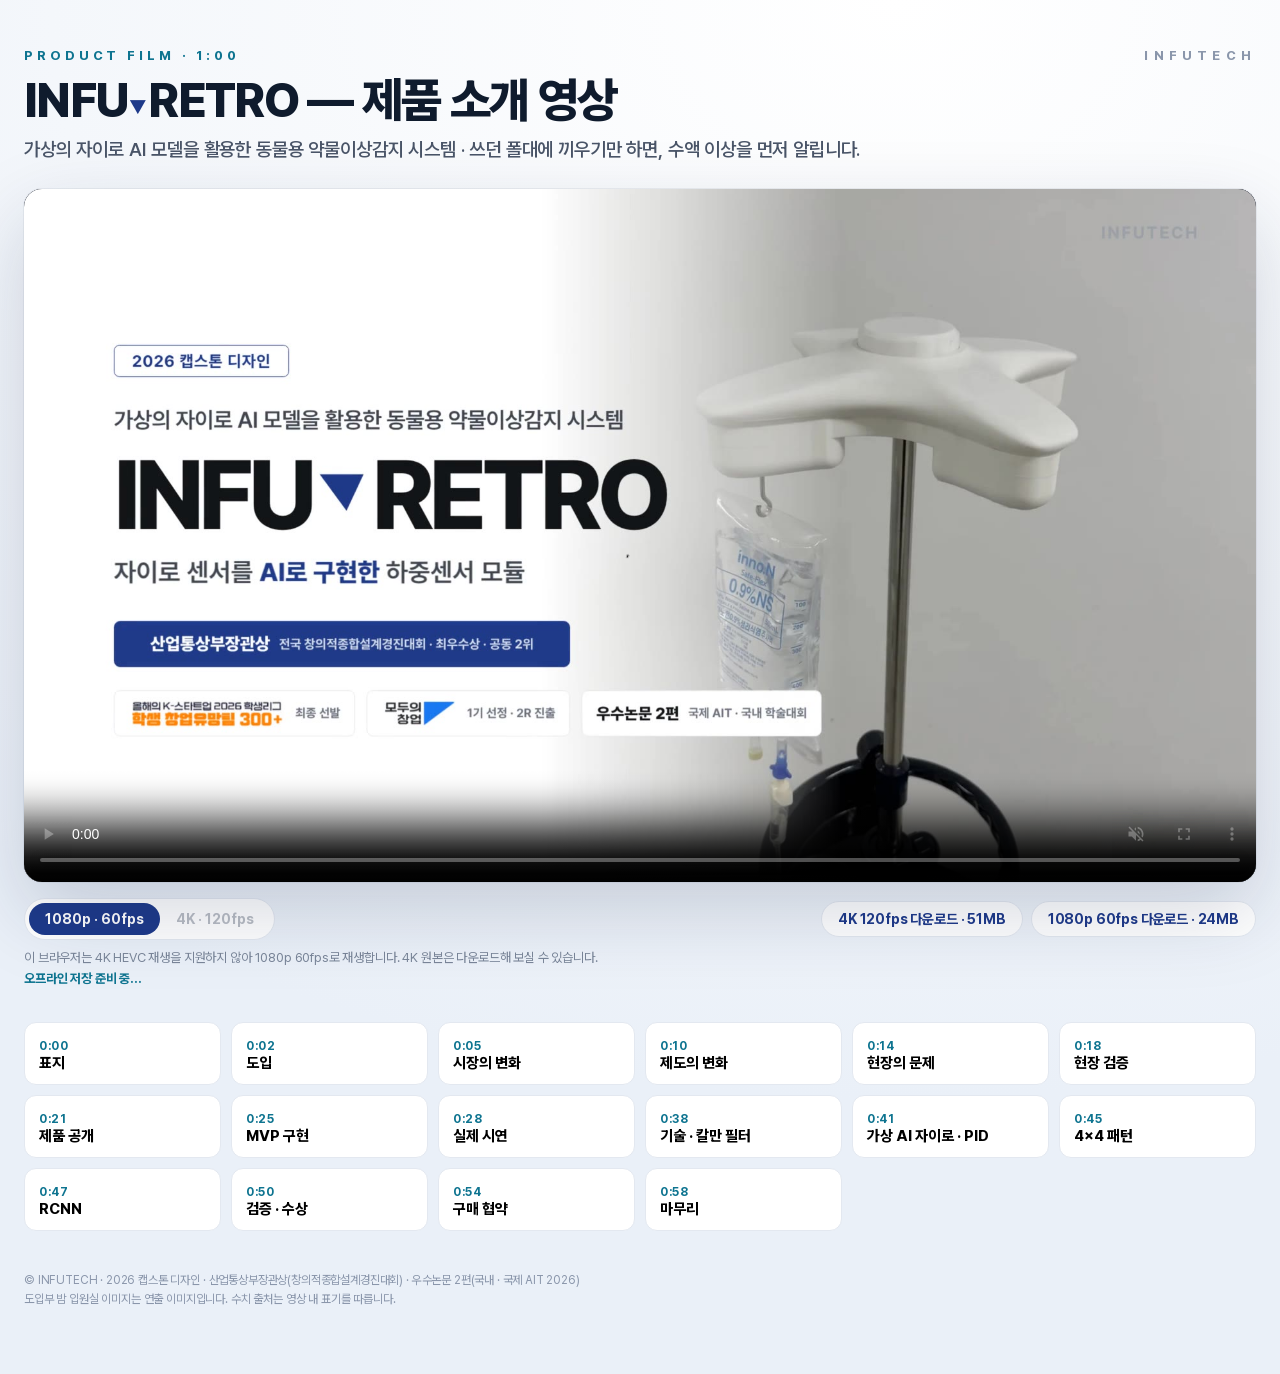
<file: promo/index.html>
<!DOCTYPE html>
<html lang="ko">
<head>
<meta charset="utf-8">
<base href="/promo/">
<link rel="manifest" href="manifest.webmanifest">
<meta name="theme-color" content="#1E3A8A">
<meta name="viewport" content="width=device-width, initial-scale=1">
<title>INFU RETRO — 제품 소개 영상</title>
<meta name="description" content="가상의 자이로 AI 모델을 활용한 동물용 약물이상감지 시스템 INFU RETRO 제품 소개 영상 (1분)">
<meta property="og:title" content="INFU RETRO — 제품 소개 영상">
<meta property="og:description" content="쓰던 폴대에 끼우기만 하면, 수액 이상을 먼저 알립니다.">
<meta property="og:image" content="poster.jpg">
<meta property="og:type" content="video.other">
<style>
@font-face { font-family: 'PV'; src: url('src/PretendardVariable.woff2') format('woff2'); font-weight: 45 920; font-display: swap; }
* { box-sizing: border-box; margin: 0; padding: 0; }
:root { --navy: #1E3A8A; --cy: #0E7490; --tx: #0F1B2D; --sub: #4A5568; --line: #E3E8F0; }
body { font-family: 'PV', -apple-system, 'Apple SD Gothic Neo', 'Malgun Gothic', sans-serif; color: var(--tx); letter-spacing: -.01em;
  background: radial-gradient(110% 80% at 70% 0%, #FFFFFF 0%, #F4F7FB 60%, #EAF0F8 100%); min-height: 100vh; -webkit-font-smoothing: antialiased; }
main { max-width: 1280px; margin: 0 auto; padding: 48px 24px 64px; }
.top { display: flex; align-items: baseline; justify-content: space-between; gap: 16px; flex-wrap: wrap; }
.kick { font-size: 13px; font-weight: 750; letter-spacing: .3em; color: var(--cy); }
.co { font-size: 13px; font-weight: 750; letter-spacing: .4em; color: #8A96AB; }
h1 { margin-top: 10px; font-size: clamp(28px, 4vw, 48px); font-weight: 820; letter-spacing: -.035em; line-height: 1.15; }
h1 i { display: inline-block; width: .34em; height: .3em; background: var(--navy); clip-path: polygon(0 0, 100% 0, 50% 100%); margin: 0 .05em; transform: translateY(-.06em); }
.lead { margin-top: 10px; font-size: clamp(15px, 1.6vw, 19px); color: var(--sub); font-weight: 550; }
.player { position: relative; margin-top: 28px; border-radius: 18px; overflow: hidden; background: #0B1220; box-shadow: 0 30px 80px rgba(16,34,74,.18), 0 0 0 1px rgba(16,34,74,.06); aspect-ratio: 16 / 9; }
.player video { display: block; width: 100%; height: 100%; background: #0B1220; }
.bar { margin-top: 16px; display: flex; align-items: center; gap: 10px; flex-wrap: wrap; }
.q { display: inline-flex; border: 1px solid var(--line); border-radius: 99px; background: #FFFFFF; padding: 4px; }
.q button { border: 0; background: none; font: inherit; font-size: 14px; font-weight: 700; color: var(--sub); padding: 8px 16px; border-radius: 99px; cursor: pointer; }
.q button.on { background: var(--navy); color: #FFFFFF; }
.q button:disabled { opacity: .4; cursor: not-allowed; }
.dl { margin-left: auto; display: flex; gap: 8px; flex-wrap: wrap; }
.dl a { font-size: 14px; font-weight: 700; color: var(--navy); text-decoration: none; padding: 9px 16px; border: 1px solid var(--line); border-radius: 99px; background: #FFFFFF; }
.dl a:hover { border-color: var(--navy); }
.note { margin-top: 10px; font-size: 13px; color: #7A8699; }
.off { margin-top: 6px; font-size: 13px; font-weight: 700; color: var(--cy); }
.off.ok::before { content: "● "; color: #16A34A; }
.chap { margin-top: 36px; display: grid; grid-template-columns: repeat(auto-fill, minmax(180px, 1fr)); gap: 10px; }
.chap button { text-align: left; border: 1px solid var(--line); background: #FFFFFF; border-radius: 12px; padding: 12px 14px; font: inherit; cursor: pointer; }
.chap button:hover { border-color: var(--navy); }
.chap b { display: block; font-size: 15px; font-weight: 750; }
.chap span { font-size: 12px; font-weight: 700; color: var(--cy); letter-spacing: .05em; }
footer { margin-top: 40px; font-size: 12px; color: #8A96AB; line-height: 1.6; }
</style>
</head>
<body>
<main>
  <div class="top"><p class="kick">PRODUCT FILM · 1:00</p><p class="co">INFUTECH</p></div>
  <h1>INFU<i></i>RETRO — 제품 소개 영상</h1>
  <p class="lead">가상의 자이로 AI 모델을 활용한 동물용 약물이상감지 시스템 · 쓰던 폴대에 끼우기만 하면, 수액 이상을 먼저 알립니다.</p>

  <div class="player"><video id="v" controls playsinline autoplay muted loop preload="auto" poster="poster.jpg"><source id="src" src="export/INFU-RETRO_%ED%99%8D%EB%B3%B4%EC%98%81%EC%83%81_1080p60.mp4" type="video/mp4"></video></div>

  <div class="bar">
    <div class="q" role="group" aria-label="화질">
      <button id="hd" class="on" type="button">1080p · 60fps</button>
      <button id="uhd" type="button">4K · 120fps</button>
    </div>
    <div class="dl">
      <a href="export/INFU-RETRO_%ED%99%8D%EB%B3%B4%EC%98%81%EC%83%81.mp4" download="INFU-RETRO_광고영상_4K120.mp4">4K 120fps 다운로드 · 51MB</a>
      <a href="export/INFU-RETRO_%ED%99%8D%EB%B3%B4%EC%98%81%EC%83%81_1080p60.mp4" download="INFU-RETRO_광고영상_1080p60.mp4">1080p 60fps 다운로드 · 24MB</a>
    </div>
  </div>
  <p class="note" id="note">4K 120fps(HEVC)는 지원하는 기기 · 브라우저에서 선택할 수 있습니다.</p>
  <p class="off" id="off">오프라인 저장 준비 중…</p>

  <div class="chap" id="chap"></div>

  <footer>© INFUTECH · 2026 캡스톤 디자인 · 산업통상부장관상(창의적종합설계경진대회) · 우수논문 2편(국내 · 국제 AIT 2026)<br>도입부 밤 입원실 이미지는 연출 이미지입니다. 수치 출처는 영상 내 표기를 따릅니다.</footer>
</main>
<script>
const v = document.getElementById('v'), src = document.getElementById('src');
const SRC = { hd: 'export/INFU-RETRO_%ED%99%8D%EB%B3%B4%EC%98%81%EC%83%81_1080p60.mp4', uhd: 'export/INFU-RETRO_%ED%99%8D%EB%B3%B4%EC%98%81%EC%83%81.mp4' };
const hevc = v.canPlayType('video/mp4; codecs="hvc1.1.6.L153.B0"') || v.canPlayType('video/mp4; codecs="hvc1"');
const hd = document.getElementById('hd'), uhd = document.getElementById('uhd');
if (!hevc) { uhd.disabled = true; document.getElementById('note').textContent = '이 브라우저는 4K HEVC 재생을 지원하지 않아 1080p 60fps로 재생합니다. 4K 원본은 다운로드해 보실 수 있습니다.'; }
function pick(k) {
  const t = v.currentTime, play = !v.paused;
  src.src = SRC[k]; v.load(); v.addEventListener('loadedmetadata', () => { v.currentTime = t; if (play) v.play(); }, { once: true });
  if (navigator.serviceWorker && navigator.serviceWorker.controller) navigator.serviceWorker.controller.postMessage({ cache: SRC[k] });
  hd.classList.toggle('on', k === 'hd'); uhd.classList.toggle('on', k === 'uhd');
}
hd.onclick = () => pick('hd'); uhd.onclick = () => hevc && pick('uhd');
const CH = [[0, '표지'], [2.5, '도입'], [5.5, '시장의 변화'], [10.5, '제도의 변화'], [14, '현장의 문제'], [18, '현장 검증'], [21, '제품 공개'], [25.5, 'MVP 구현'], [28.5, '실제 시연'], [38.5, '기술 · 칼만 필터'], [41.5, '가상 AI 자이로 · PID'], [45, '4×4 패턴'], [47.5, 'RCNN'], [50, '검증 · 수상'], [54, '구매 협약'], [58, '마무리']];
// endless playback: loop, and resume if the browser pauses the muted autoplay
v.loop = true;
v.addEventListener('ended', () => { v.currentTime = 0; v.play(); });
v.play().catch(() => {});
// offline: service worker caches the page + 1080p video (and 4K once chosen)
const off = document.getElementById('off');
if ('serviceWorker' in navigator) {
  navigator.serviceWorker.register('sw.js', { scope: '/promo/' }).then(async reg => {
    await navigator.serviceWorker.ready;
    const ctl = () => navigator.serviceWorker.controller || reg.active;
    navigator.serviceWorker.addEventListener('message', e => {
      if (e.data && e.data.cached === SRC.hd) { off.textContent = e.data.ok ? '오프라인 재생 준비 완료 — 인터넷 없이도 재생됩니다' : '오프라인 저장 실패 — 다시 접속하면 재시도합니다'; off.classList.toggle('ok', e.data.ok); }
    });
    ctl().postMessage({ cache: SRC.hd });
  }).catch(() => { off.textContent = '이 브라우저는 오프라인 저장을 지원하지 않습니다'; });
} else off.textContent = '이 브라우저는 오프라인 저장을 지원하지 않습니다';
const box = document.getElementById('chap');
for (const [t, n] of CH) {
  const b = document.createElement('button'); b.type = 'button';
  b.innerHTML = `<span>0:${String(Math.floor(t)).padStart(2, '0')}</span><b>${n}</b>`;
  b.onclick = () => { v.currentTime = t; v.play(); window.scrollTo({ top: 0, behavior: 'smooth' }); };
  box.appendChild(b);
}
</script>
</body>
</html>
</file>
